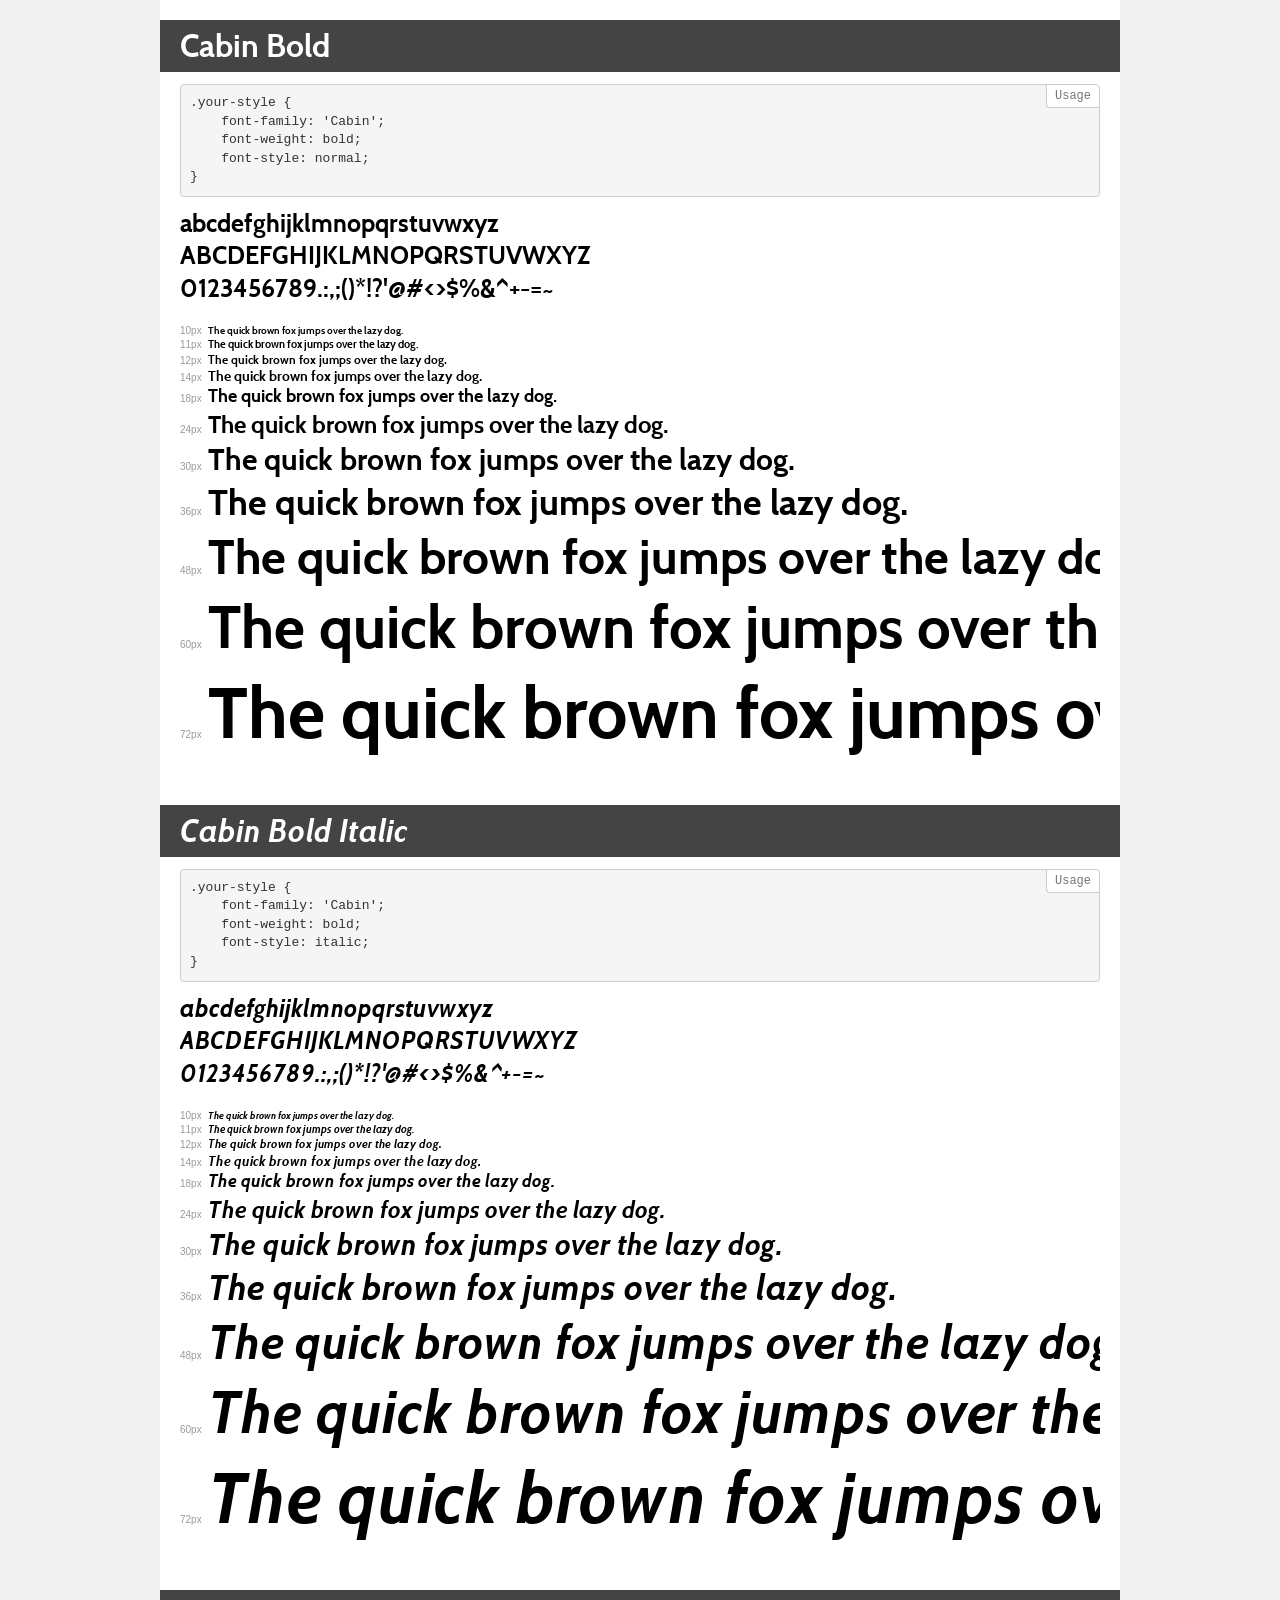
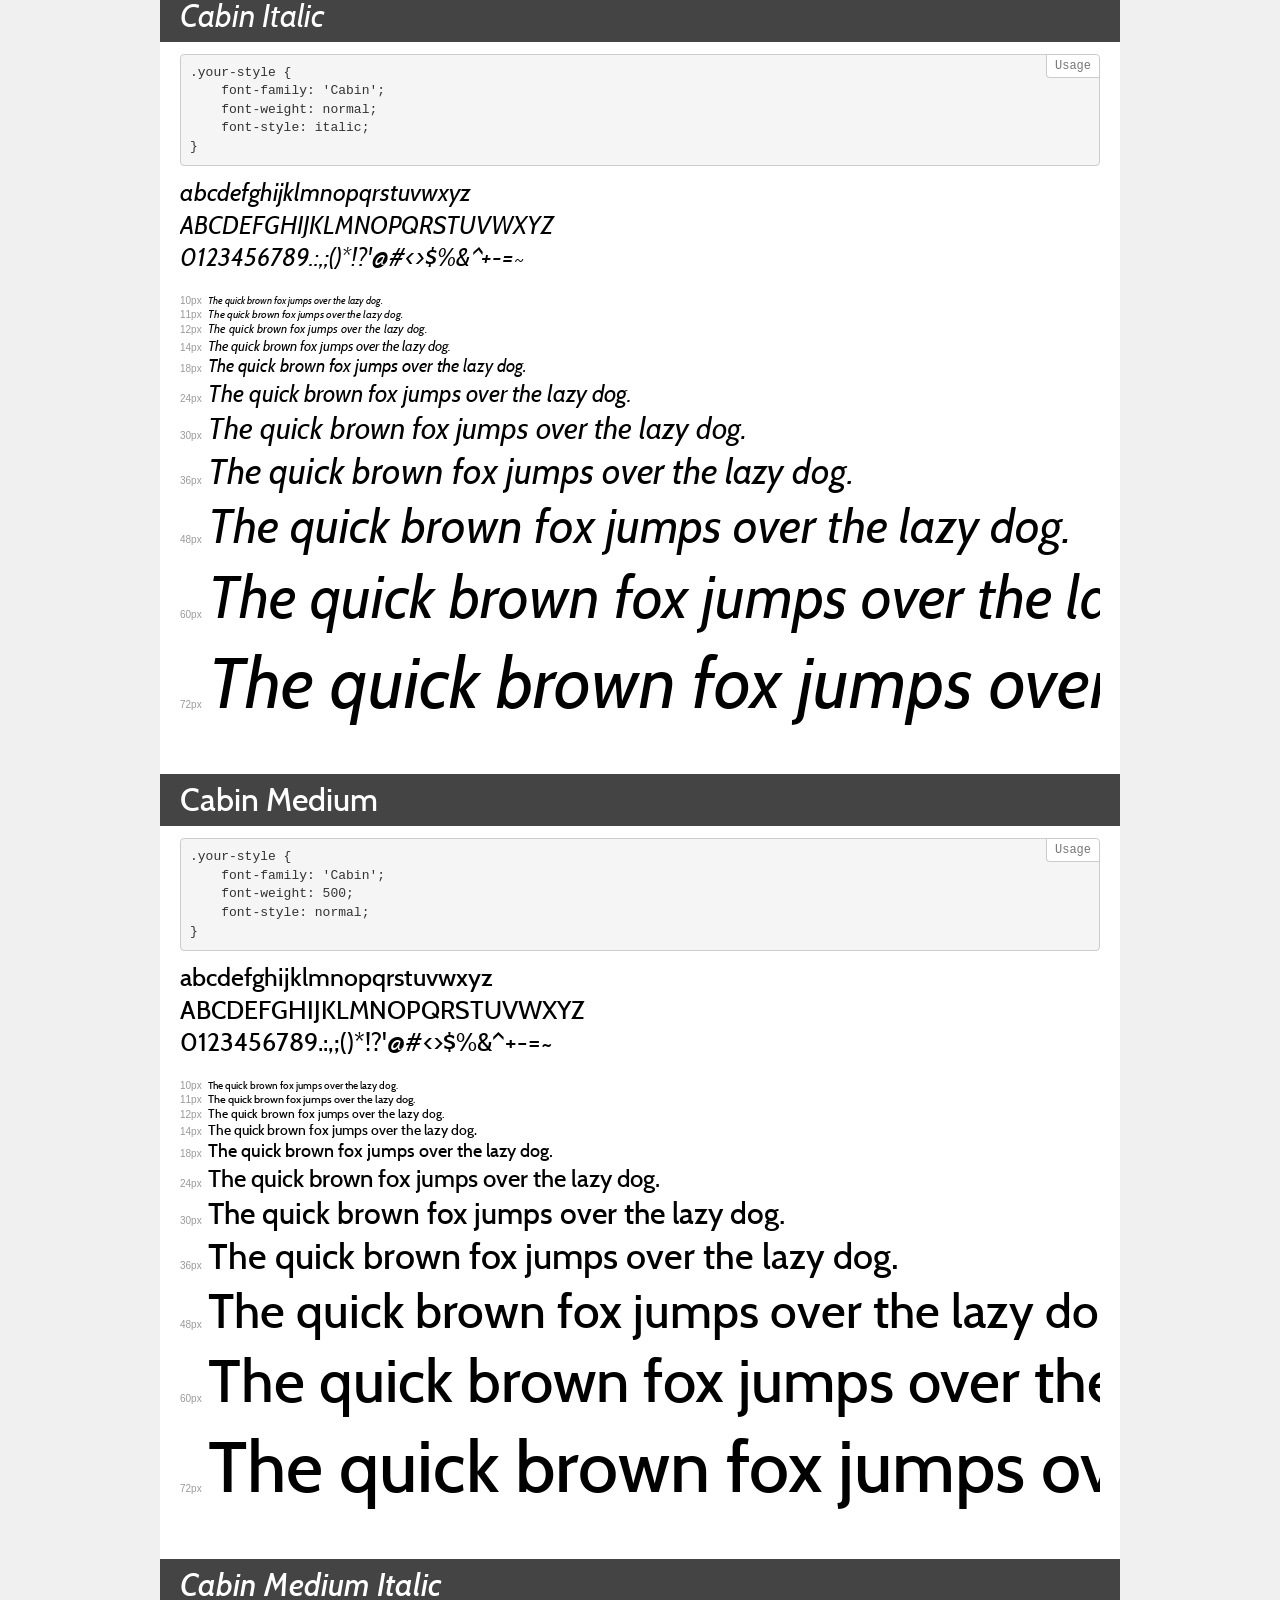
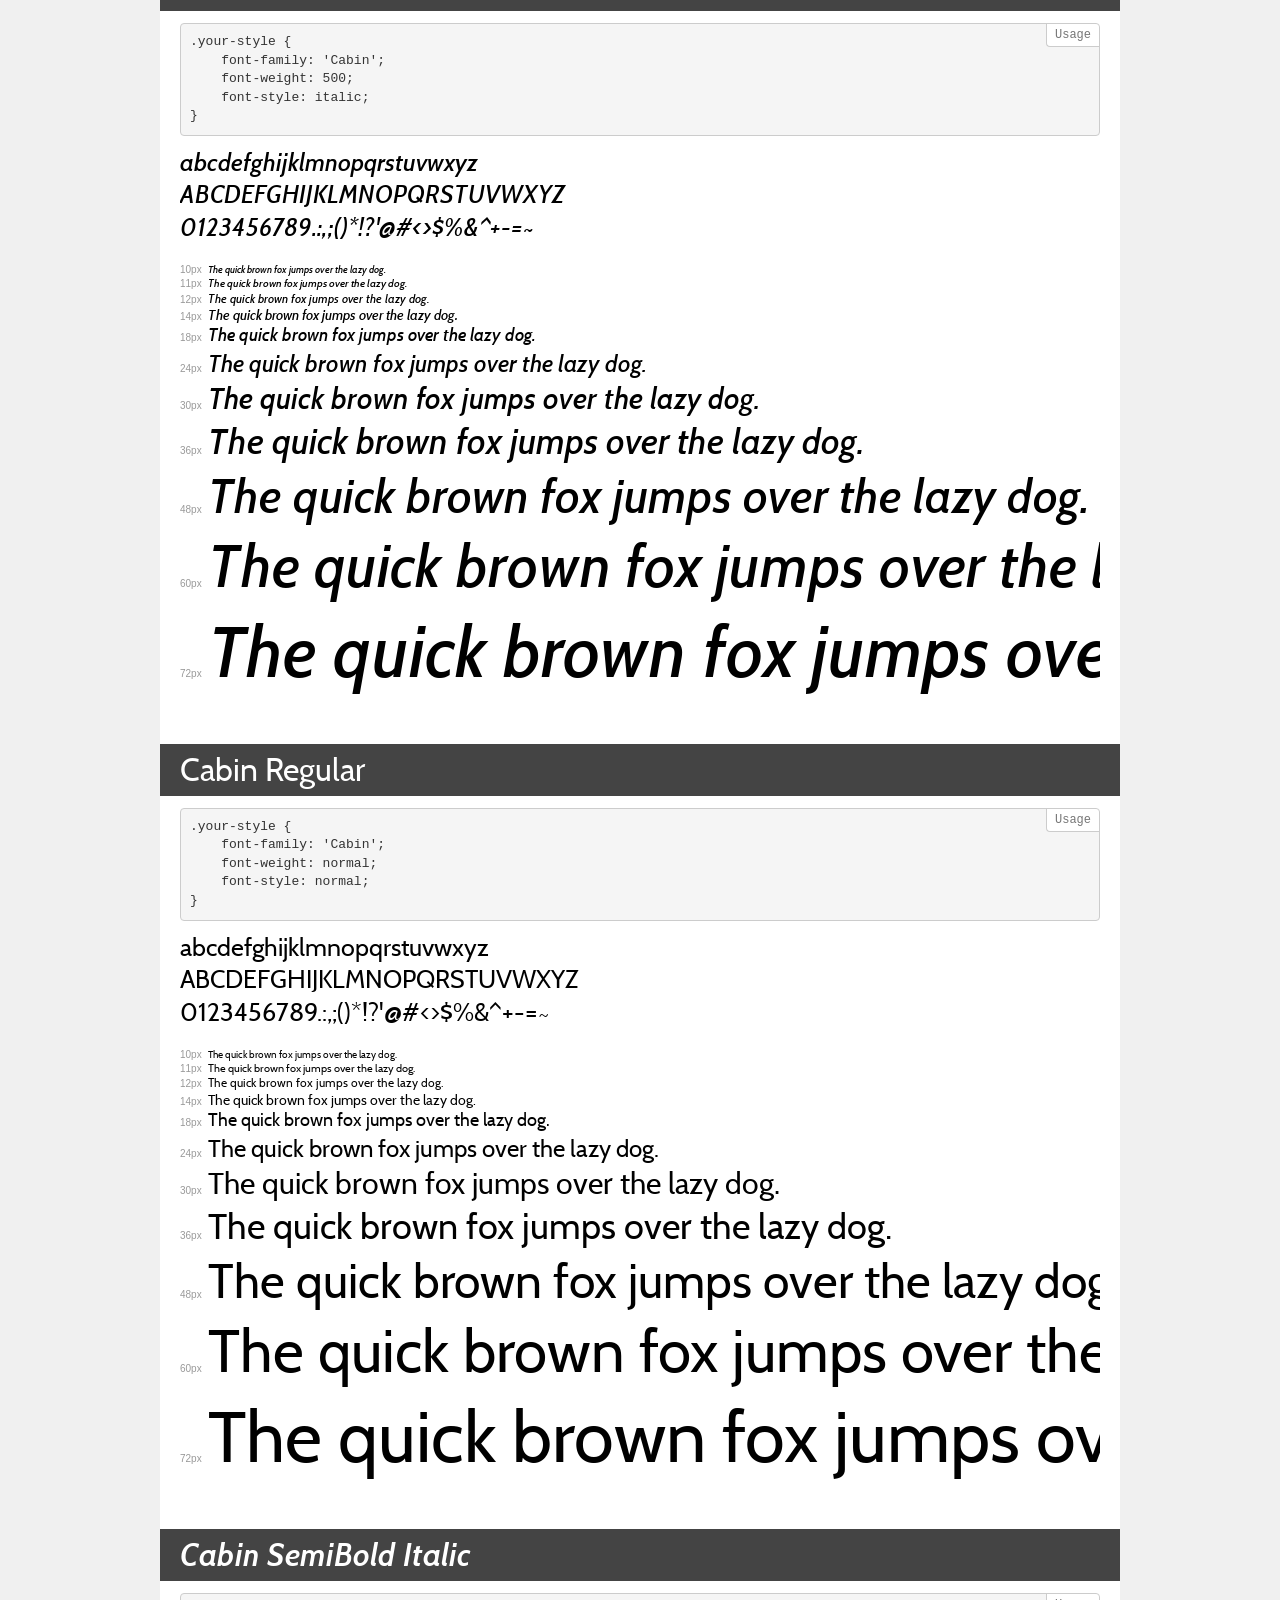
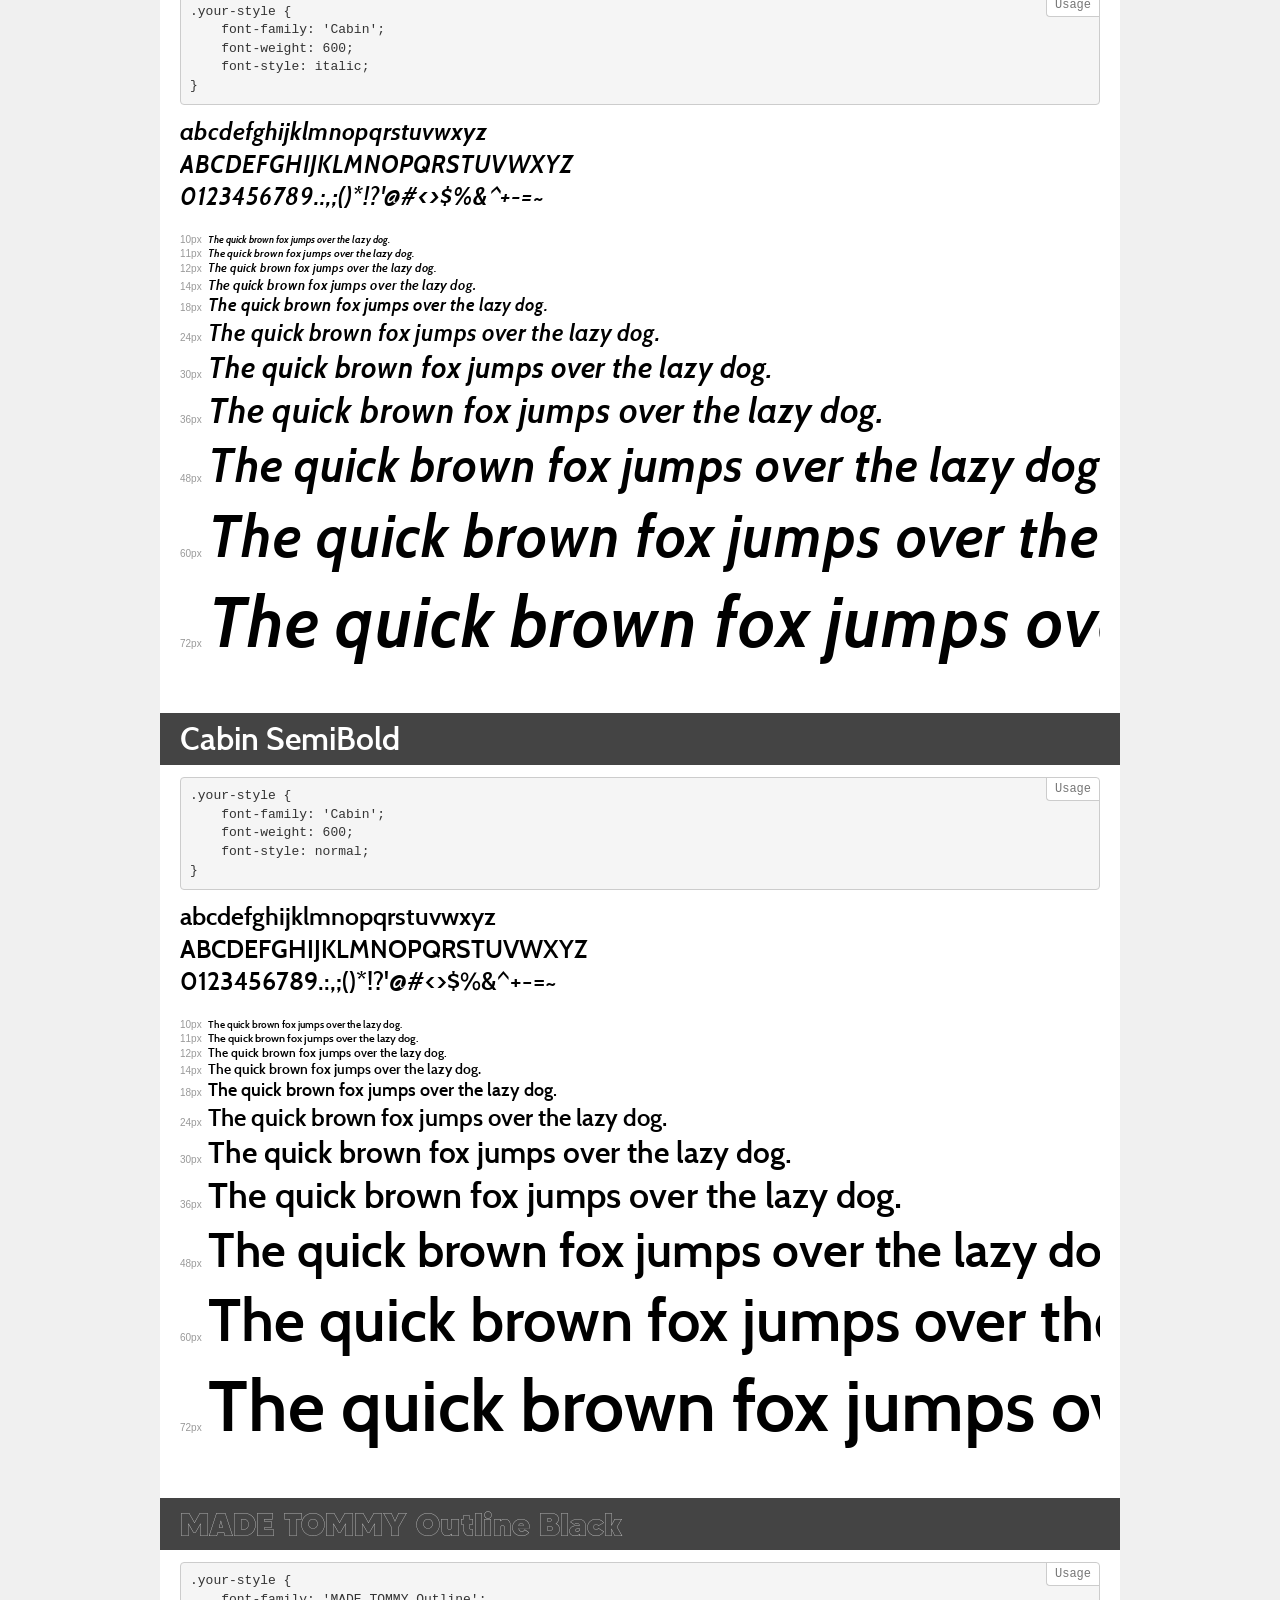
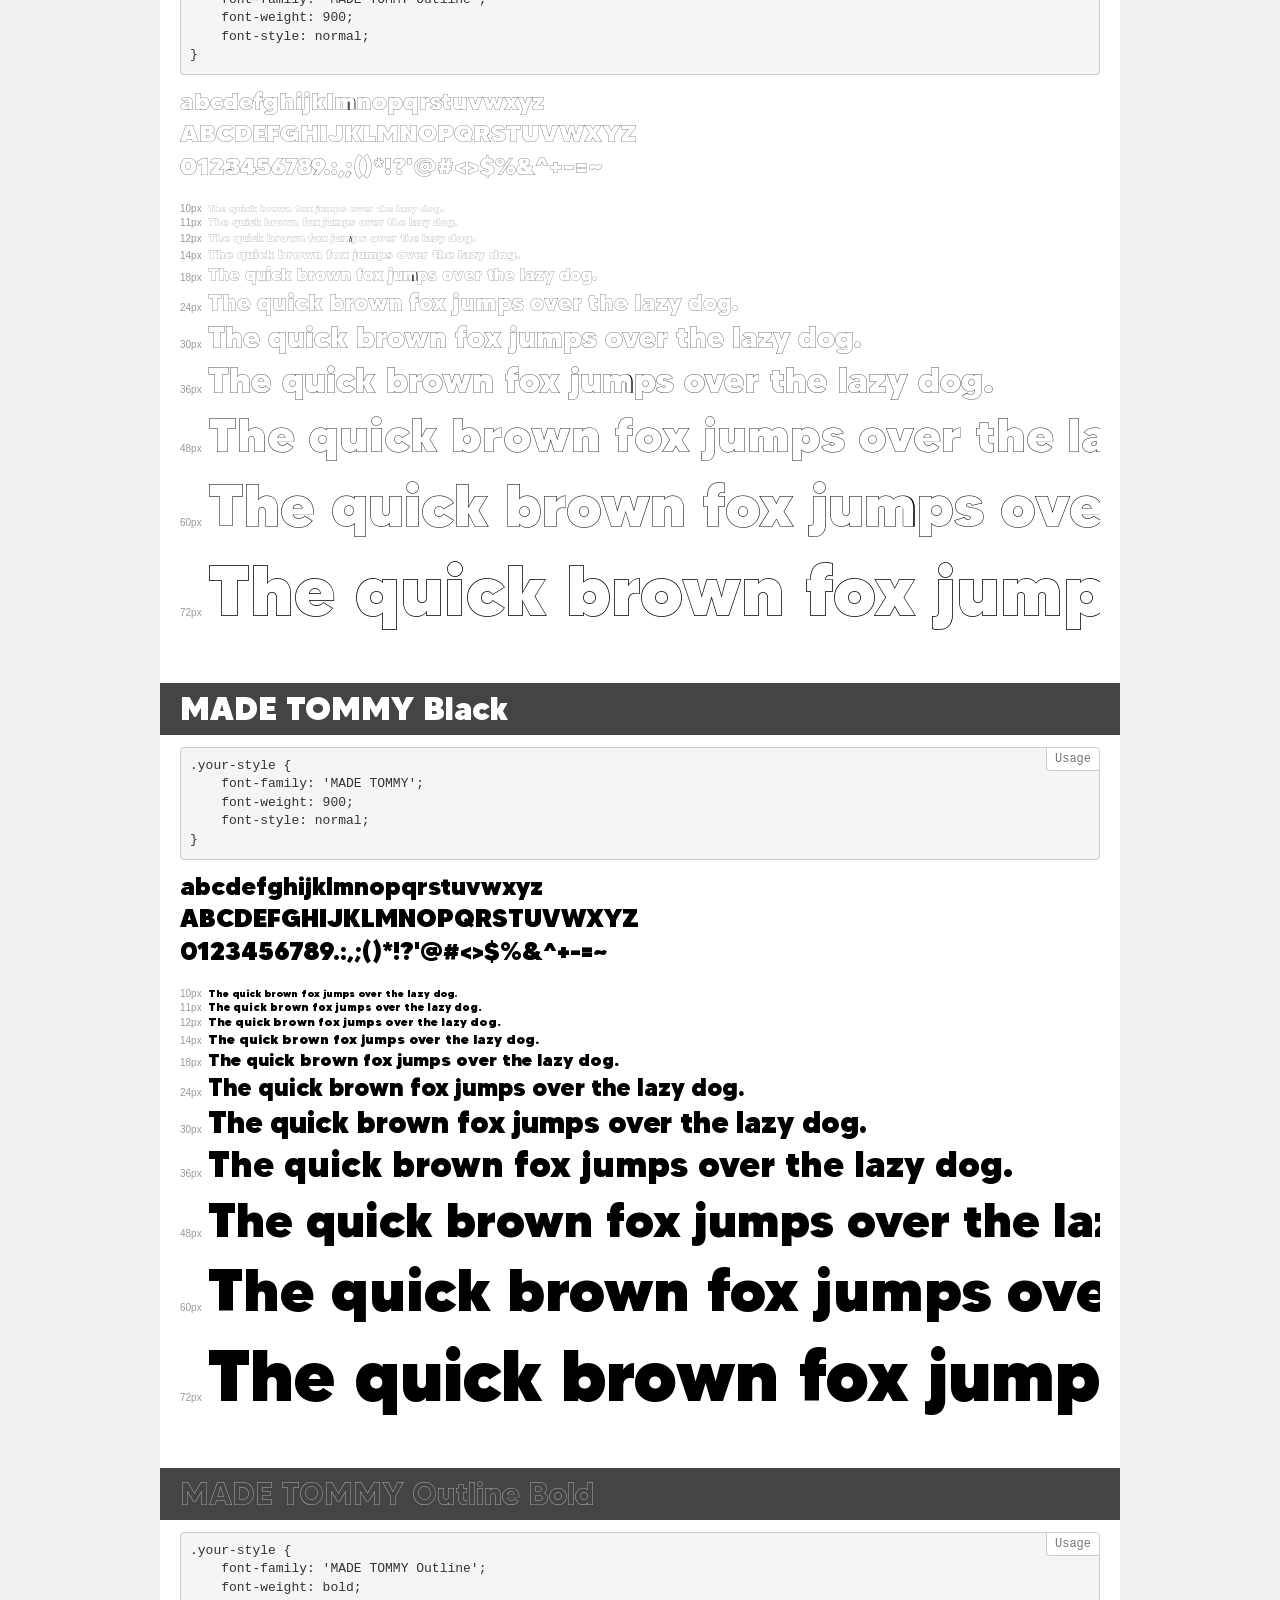
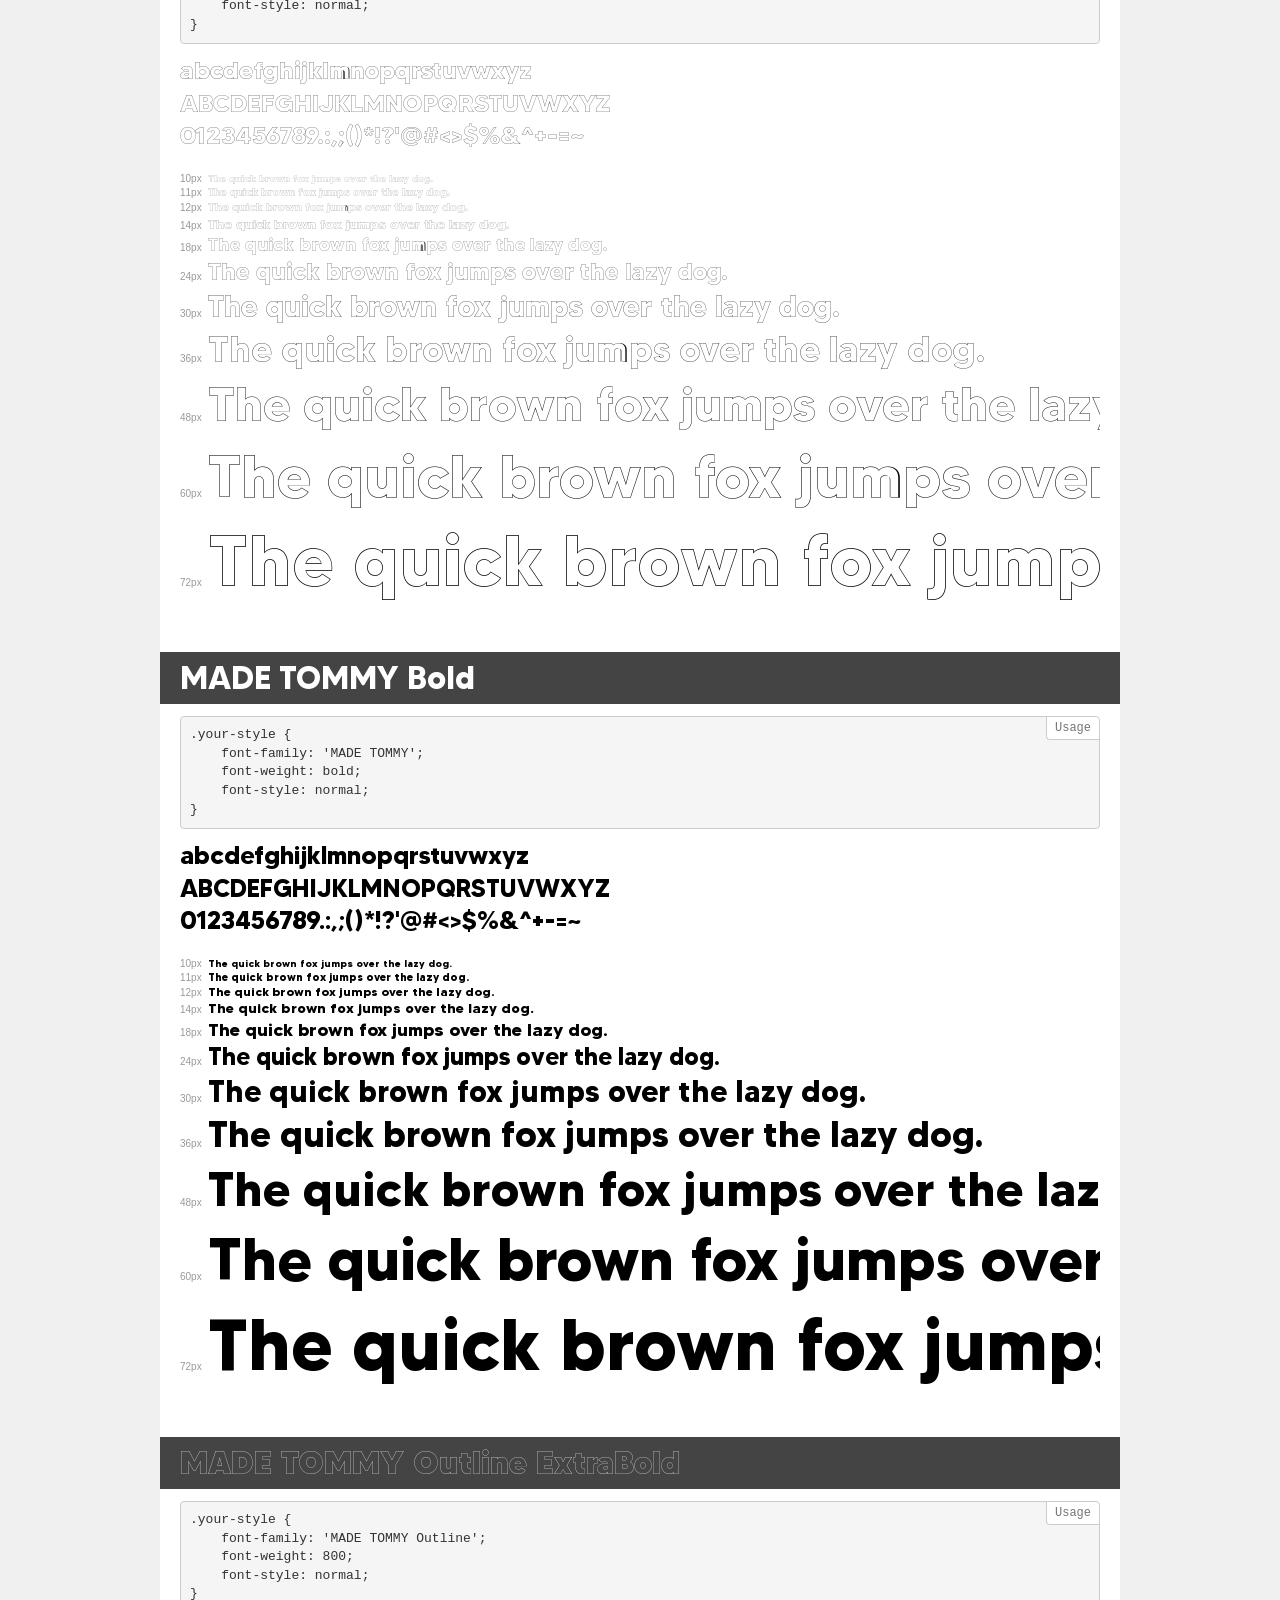
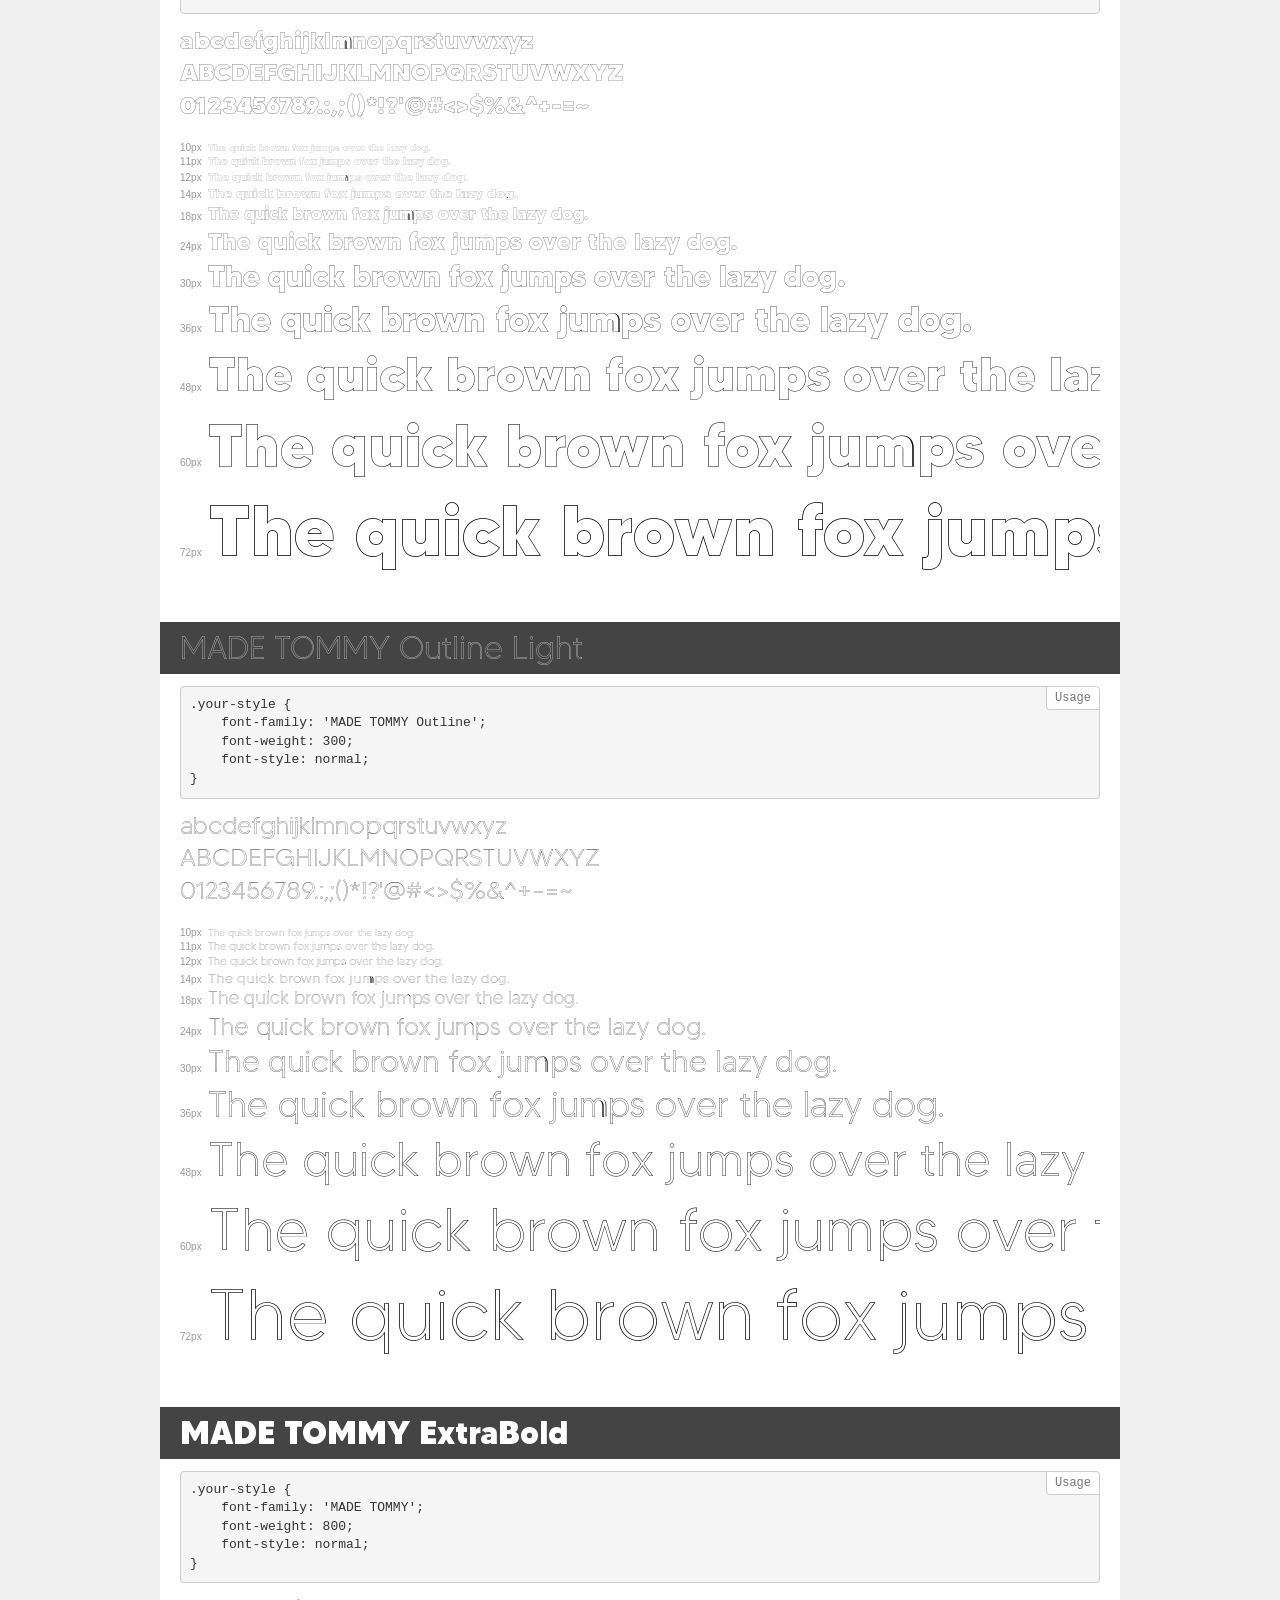
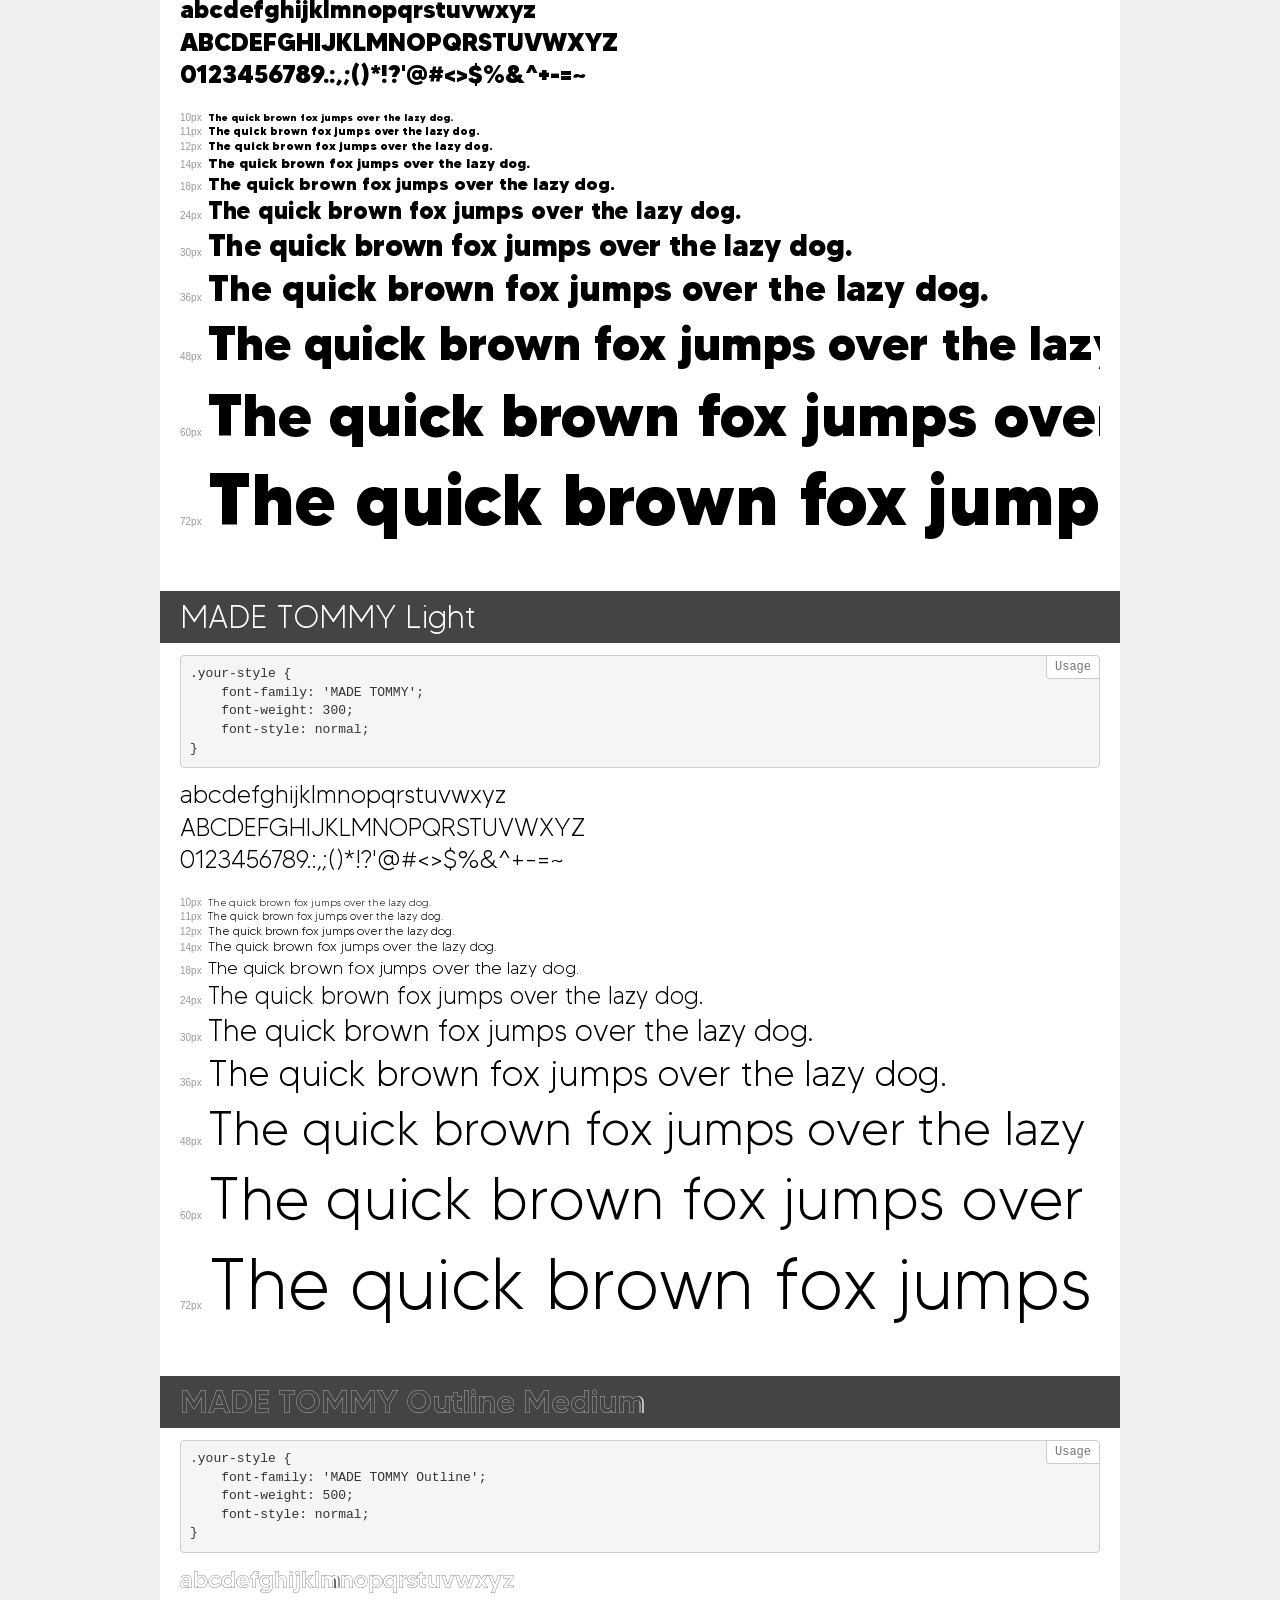
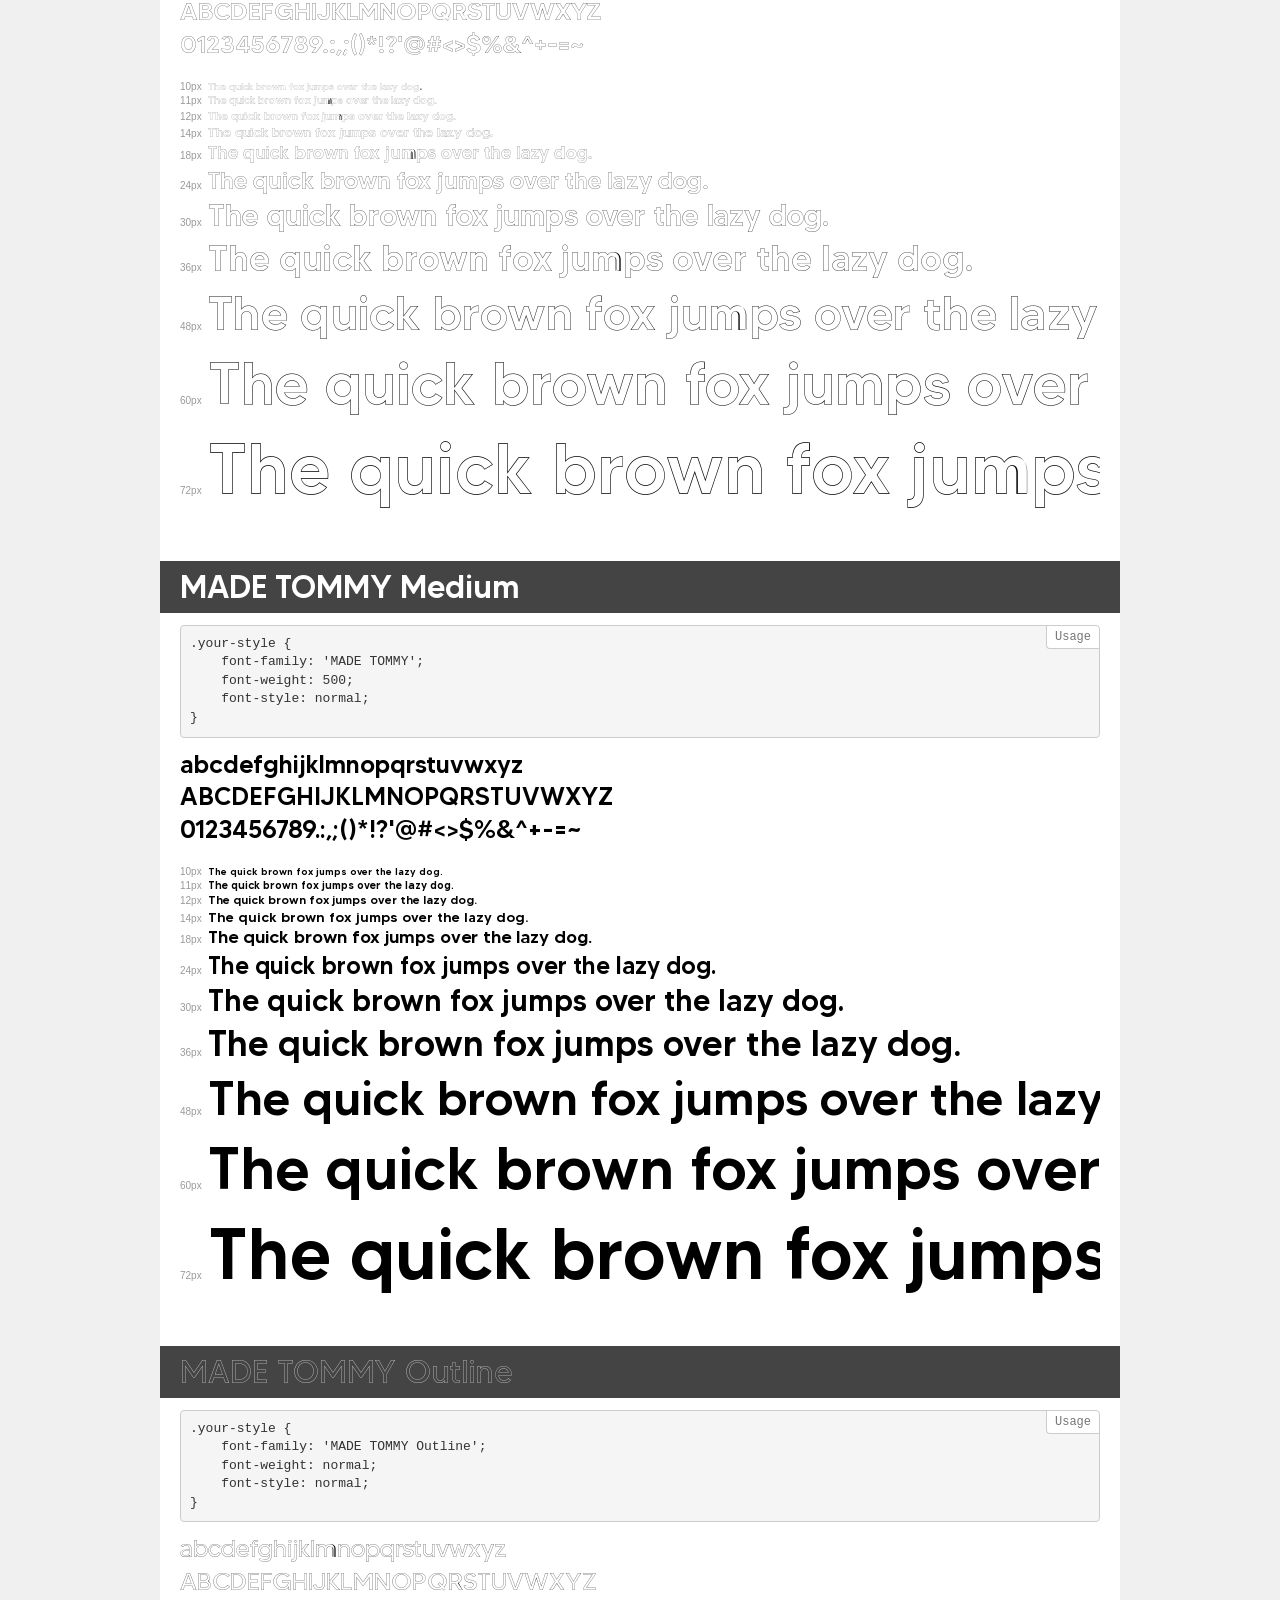
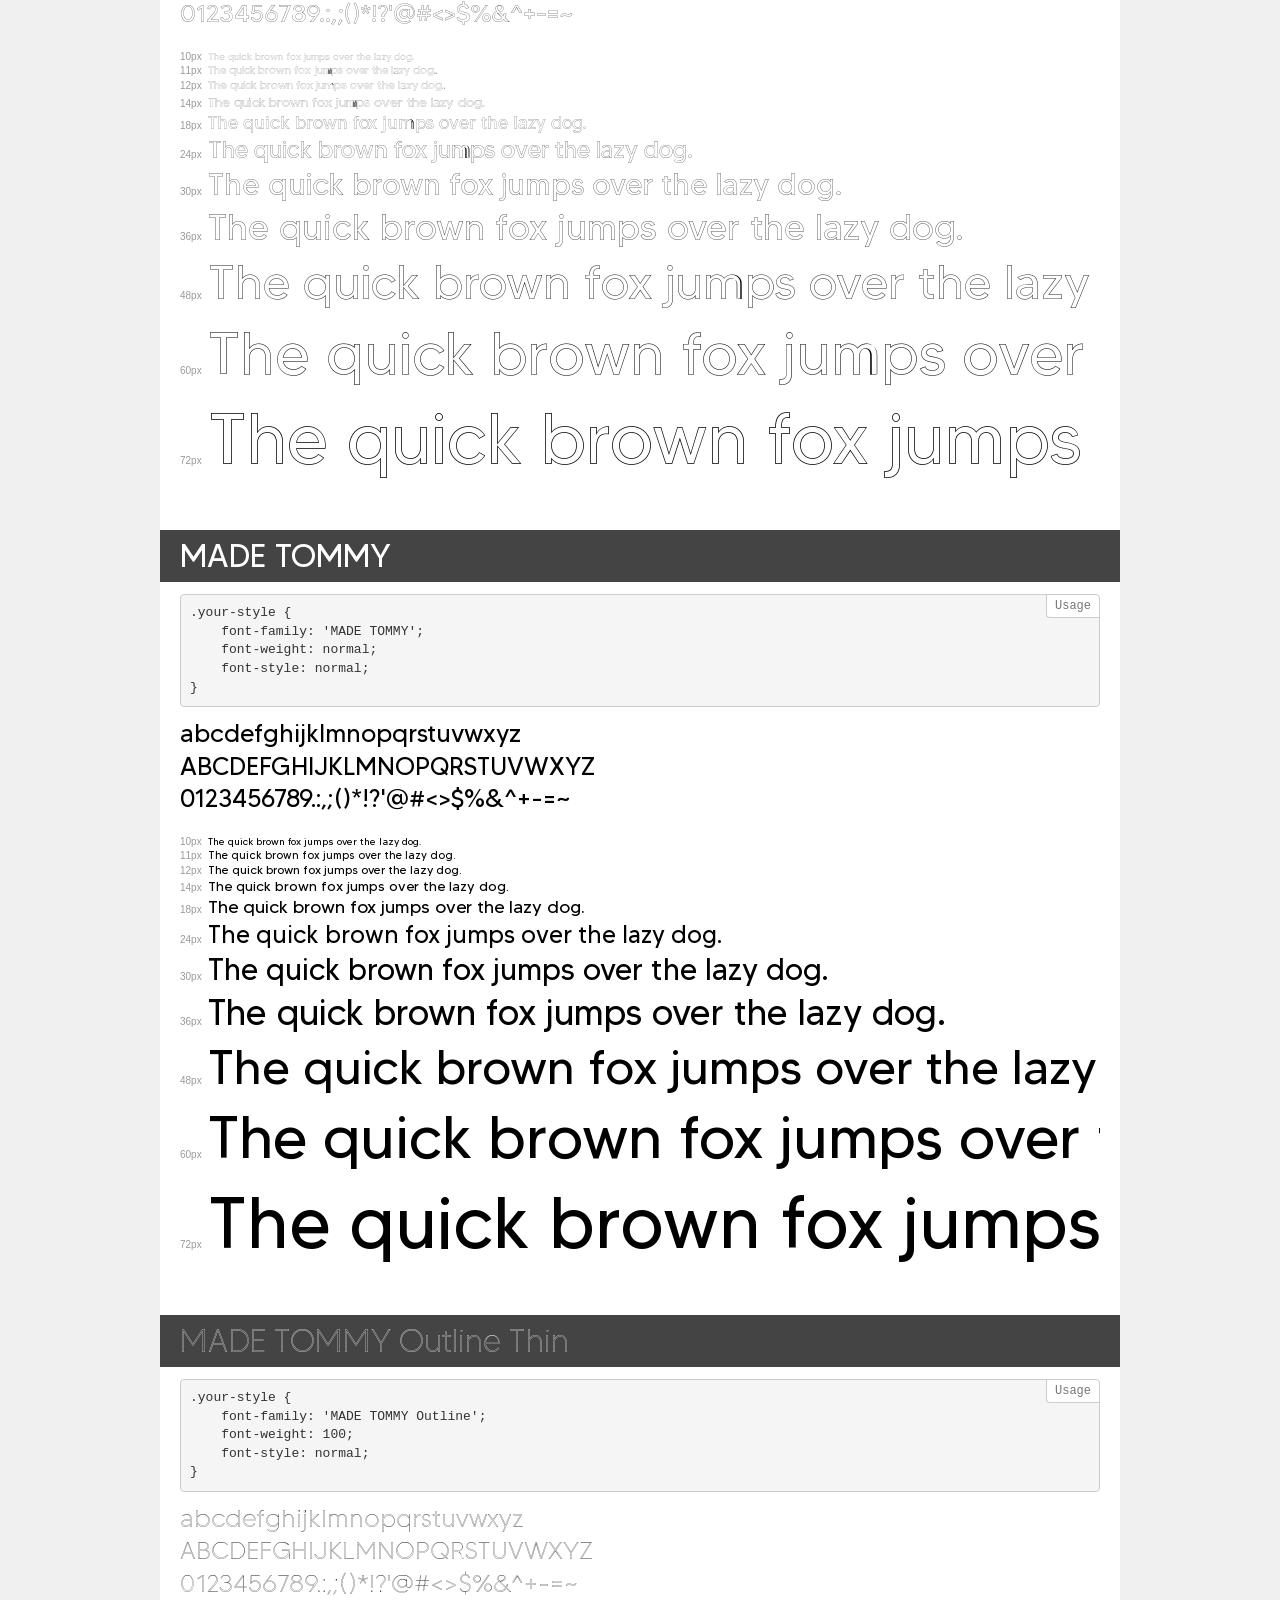
<file: font/demo.html>
<!DOCTYPE html>
<html lang="en">
<head>
    <meta charset="utf-8">
    <meta http-equiv="X-UA-Compatible" content="IE=edge">
    <meta name="viewport" content="width=device-width, initial-scale=1">
    <meta name="robots" content="noindex, noarchive">
    <meta name="format-detection" content="telephone=no">
    <title>Transfonter demo</title>
    <link href="stylesheet.css" rel="stylesheet">
    <style>
        /*
        http://meyerweb.com/eric/tools/css/reset/
        v2.0 | 20110126
        License: none (public domain)
        */
        html, body, div, span, applet, object, iframe,
        h1, h2, h3, h4, h5, h6, p, blockquote, pre,
        a, abbr, acronym, address, big, cite, code,
        del, dfn, em, img, ins, kbd, q, s, samp,
        small, strike, strong, sub, sup, tt, var,
        b, u, i, center,
        dl, dt, dd, ol, ul, li,
        fieldset, form, label, legend,
        table, caption, tbody, tfoot, thead, tr, th, td,
        article, aside, canvas, details, embed,
        figure, figcaption, footer, header, hgroup,
        menu, nav, output, ruby, section, summary,
        time, mark, audio, video {
            margin: 0;
            padding: 0;
            border: 0;
            font-size: 100%;
            font: inherit;
            vertical-align: baseline;
        }
        /* HTML5 display-role reset for older browsers */
        article, aside, details, figcaption, figure,
        footer, header, hgroup, menu, nav, section {
            display: block;
        }
        body {
            line-height: 1;
        }
        ol, ul {
            list-style: none;
        }
        blockquote, q {
            quotes: none;
        }
        blockquote:before, blockquote:after,
        q:before, q:after {
            content: '';
            content: none;
        }
        table {
            border-collapse: collapse;
            border-spacing: 0;
        }
        /* demo styles */
        body {
            background: #f0f0f0;
            color: #000;
        }
        .page {
            background: #fff;
            width: 920px;
            margin: 0 auto;
            padding: 20px 20px 0 20px;
            overflow: hidden;
        }
        .font-container {
            overflow-x: auto;
            overflow-y: hidden;
            margin-bottom: 40px;
            line-height: 1.3;
            white-space: nowrap;
            padding-bottom: 5px;
        }
        h1 {
            position: relative;
            background: #444;
            font-size: 32px;
            color: #fff;
            padding: 10px 20px;
            margin: 0 -20px 12px -20px;
        }
        .letters {
            font-size: 25px;
            margin-bottom: 20px;
        }
        .s10:before {
            content: '10px';
        }
        .s11:before {
            content: '11px';
        }
        .s12:before {
            content: '12px';
        }
        .s14:before {
            content: '14px';
        }
        .s18:before {
            content: '18px';
        }
        .s24:before {
            content: '24px';
        }
        .s30:before {
            content: '30px';
        }
        .s36:before {
            content: '36px';
        }
        .s48:before {
            content: '48px';
        }
        .s60:before {
            content: '60px';
        }
        .s72:before {
            content: '72px';
        }
        .s10:before, .s11:before, .s12:before, .s14:before,
        .s18:before, .s24:before, .s30:before, .s36:before,
        .s48:before, .s60:before, .s72:before {
            font-family: Arial, sans-serif;
            font-size: 10px;
            font-weight: normal;
            font-style: normal;
            color: #999;
            padding-right: 6px;
        }
        pre {
            display: block;
            position: relative;
            padding: 9px;
            margin: 0 0 10px;
            font-family: Monaco, Menlo, Consolas, "Courier New", monospace;
            font-size: 13px;
            line-height: 1.428571429;
            color: #333;
            font-weight: normal;
            font-style: normal;
            background-color: #f5f5f5;
            border: 1px solid #ccc;
            overflow-x: auto;
            border-radius: 4px;
        }
        pre:after {
            display: block;
            position: absolute;
            right: 0;
            top: 0;
            content: 'Usage';
            line-height: 1;
            padding: 5px 8px;
            font-size: 12px;
            color: #767676;
            background-color: #fff;
            border: 1px solid #ccc;
            border-right: none;
            border-top: none;
            border-radius: 0 4px 0 4px;
            z-index: 10;
        }
        /* responsive */
        @media (max-width: 959px) {
            .page {
                width: auto;
                margin: 0;
            }
        }
    </style>
</head>
<body>
<div class="page">
    <div class="demo">
        <h1 style="font-family: 'Cabin'; font-weight: bold; font-style: normal;">Cabin Bold</h1>
        <pre>.your-style {
    font-family: 'Cabin';
    font-weight: bold;
    font-style: normal;
}</pre>
        <div class="font-container" style="font-family: 'Cabin'; font-weight: bold; font-style: normal;">
            <p class="letters">
                abcdefghijklmnopqrstuvwxyz<br>
ABCDEFGHIJKLMNOPQRSTUVWXYZ<br>
                0123456789.:,;()*!?'@#<>$%&^+-=~
            </p>
            <p class="s10" style="font-size: 10px;">The quick brown fox jumps over the lazy dog.</p>
            <p class="s11" style="font-size: 11px;">The quick brown fox jumps over the lazy dog.</p>
            <p class="s12" style="font-size: 12px;">The quick brown fox jumps over the lazy dog.</p>
            <p class="s14" style="font-size: 14px;">The quick brown fox jumps over the lazy dog.</p>
            <p class="s18" style="font-size: 18px;">The quick brown fox jumps over the lazy dog.</p>
            <p class="s24" style="font-size: 24px;">The quick brown fox jumps over the lazy dog.</p>
            <p class="s30" style="font-size: 30px;">The quick brown fox jumps over the lazy dog.</p>
            <p class="s36" style="font-size: 36px;">The quick brown fox jumps over the lazy dog.</p>
            <p class="s48" style="font-size: 48px;">The quick brown fox jumps over the lazy dog.</p>
            <p class="s60" style="font-size: 60px;">The quick brown fox jumps over the lazy dog.</p>
            <p class="s72" style="font-size: 72px;">The quick brown fox jumps over the lazy dog.</p>
        </div>
    </div>
    <div class="demo">
        <h1 style="font-family: 'Cabin'; font-weight: bold; font-style: italic;">Cabin Bold Italic</h1>
        <pre>.your-style {
    font-family: 'Cabin';
    font-weight: bold;
    font-style: italic;
}</pre>
        <div class="font-container" style="font-family: 'Cabin'; font-weight: bold; font-style: italic;">
            <p class="letters">
                abcdefghijklmnopqrstuvwxyz<br>
ABCDEFGHIJKLMNOPQRSTUVWXYZ<br>
                0123456789.:,;()*!?'@#<>$%&^+-=~
            </p>
            <p class="s10" style="font-size: 10px;">The quick brown fox jumps over the lazy dog.</p>
            <p class="s11" style="font-size: 11px;">The quick brown fox jumps over the lazy dog.</p>
            <p class="s12" style="font-size: 12px;">The quick brown fox jumps over the lazy dog.</p>
            <p class="s14" style="font-size: 14px;">The quick brown fox jumps over the lazy dog.</p>
            <p class="s18" style="font-size: 18px;">The quick brown fox jumps over the lazy dog.</p>
            <p class="s24" style="font-size: 24px;">The quick brown fox jumps over the lazy dog.</p>
            <p class="s30" style="font-size: 30px;">The quick brown fox jumps over the lazy dog.</p>
            <p class="s36" style="font-size: 36px;">The quick brown fox jumps over the lazy dog.</p>
            <p class="s48" style="font-size: 48px;">The quick brown fox jumps over the lazy dog.</p>
            <p class="s60" style="font-size: 60px;">The quick brown fox jumps over the lazy dog.</p>
            <p class="s72" style="font-size: 72px;">The quick brown fox jumps over the lazy dog.</p>
        </div>
    </div>
    <div class="demo">
        <h1 style="font-family: 'Cabin'; font-weight: normal; font-style: italic;">Cabin Italic</h1>
        <pre>.your-style {
    font-family: 'Cabin';
    font-weight: normal;
    font-style: italic;
}</pre>
        <div class="font-container" style="font-family: 'Cabin'; font-weight: normal; font-style: italic;">
            <p class="letters">
                abcdefghijklmnopqrstuvwxyz<br>
ABCDEFGHIJKLMNOPQRSTUVWXYZ<br>
                0123456789.:,;()*!?'@#<>$%&^+-=~
            </p>
            <p class="s10" style="font-size: 10px;">The quick brown fox jumps over the lazy dog.</p>
            <p class="s11" style="font-size: 11px;">The quick brown fox jumps over the lazy dog.</p>
            <p class="s12" style="font-size: 12px;">The quick brown fox jumps over the lazy dog.</p>
            <p class="s14" style="font-size: 14px;">The quick brown fox jumps over the lazy dog.</p>
            <p class="s18" style="font-size: 18px;">The quick brown fox jumps over the lazy dog.</p>
            <p class="s24" style="font-size: 24px;">The quick brown fox jumps over the lazy dog.</p>
            <p class="s30" style="font-size: 30px;">The quick brown fox jumps over the lazy dog.</p>
            <p class="s36" style="font-size: 36px;">The quick brown fox jumps over the lazy dog.</p>
            <p class="s48" style="font-size: 48px;">The quick brown fox jumps over the lazy dog.</p>
            <p class="s60" style="font-size: 60px;">The quick brown fox jumps over the lazy dog.</p>
            <p class="s72" style="font-size: 72px;">The quick brown fox jumps over the lazy dog.</p>
        </div>
    </div>
    <div class="demo">
        <h1 style="font-family: 'Cabin'; font-weight: 500; font-style: normal;">Cabin Medium</h1>
        <pre>.your-style {
    font-family: 'Cabin';
    font-weight: 500;
    font-style: normal;
}</pre>
        <div class="font-container" style="font-family: 'Cabin'; font-weight: 500; font-style: normal;">
            <p class="letters">
                abcdefghijklmnopqrstuvwxyz<br>
ABCDEFGHIJKLMNOPQRSTUVWXYZ<br>
                0123456789.:,;()*!?'@#<>$%&^+-=~
            </p>
            <p class="s10" style="font-size: 10px;">The quick brown fox jumps over the lazy dog.</p>
            <p class="s11" style="font-size: 11px;">The quick brown fox jumps over the lazy dog.</p>
            <p class="s12" style="font-size: 12px;">The quick brown fox jumps over the lazy dog.</p>
            <p class="s14" style="font-size: 14px;">The quick brown fox jumps over the lazy dog.</p>
            <p class="s18" style="font-size: 18px;">The quick brown fox jumps over the lazy dog.</p>
            <p class="s24" style="font-size: 24px;">The quick brown fox jumps over the lazy dog.</p>
            <p class="s30" style="font-size: 30px;">The quick brown fox jumps over the lazy dog.</p>
            <p class="s36" style="font-size: 36px;">The quick brown fox jumps over the lazy dog.</p>
            <p class="s48" style="font-size: 48px;">The quick brown fox jumps over the lazy dog.</p>
            <p class="s60" style="font-size: 60px;">The quick brown fox jumps over the lazy dog.</p>
            <p class="s72" style="font-size: 72px;">The quick brown fox jumps over the lazy dog.</p>
        </div>
    </div>
    <div class="demo">
        <h1 style="font-family: 'Cabin'; font-weight: 500; font-style: italic;">Cabin Medium Italic</h1>
        <pre>.your-style {
    font-family: 'Cabin';
    font-weight: 500;
    font-style: italic;
}</pre>
        <div class="font-container" style="font-family: 'Cabin'; font-weight: 500; font-style: italic;">
            <p class="letters">
                abcdefghijklmnopqrstuvwxyz<br>
ABCDEFGHIJKLMNOPQRSTUVWXYZ<br>
                0123456789.:,;()*!?'@#<>$%&^+-=~
            </p>
            <p class="s10" style="font-size: 10px;">The quick brown fox jumps over the lazy dog.</p>
            <p class="s11" style="font-size: 11px;">The quick brown fox jumps over the lazy dog.</p>
            <p class="s12" style="font-size: 12px;">The quick brown fox jumps over the lazy dog.</p>
            <p class="s14" style="font-size: 14px;">The quick brown fox jumps over the lazy dog.</p>
            <p class="s18" style="font-size: 18px;">The quick brown fox jumps over the lazy dog.</p>
            <p class="s24" style="font-size: 24px;">The quick brown fox jumps over the lazy dog.</p>
            <p class="s30" style="font-size: 30px;">The quick brown fox jumps over the lazy dog.</p>
            <p class="s36" style="font-size: 36px;">The quick brown fox jumps over the lazy dog.</p>
            <p class="s48" style="font-size: 48px;">The quick brown fox jumps over the lazy dog.</p>
            <p class="s60" style="font-size: 60px;">The quick brown fox jumps over the lazy dog.</p>
            <p class="s72" style="font-size: 72px;">The quick brown fox jumps over the lazy dog.</p>
        </div>
    </div>
    <div class="demo">
        <h1 style="font-family: 'Cabin'; font-weight: normal; font-style: normal;">Cabin Regular</h1>
        <pre>.your-style {
    font-family: 'Cabin';
    font-weight: normal;
    font-style: normal;
}</pre>
        <div class="font-container" style="font-family: 'Cabin'; font-weight: normal; font-style: normal;">
            <p class="letters">
                abcdefghijklmnopqrstuvwxyz<br>
ABCDEFGHIJKLMNOPQRSTUVWXYZ<br>
                0123456789.:,;()*!?'@#<>$%&^+-=~
            </p>
            <p class="s10" style="font-size: 10px;">The quick brown fox jumps over the lazy dog.</p>
            <p class="s11" style="font-size: 11px;">The quick brown fox jumps over the lazy dog.</p>
            <p class="s12" style="font-size: 12px;">The quick brown fox jumps over the lazy dog.</p>
            <p class="s14" style="font-size: 14px;">The quick brown fox jumps over the lazy dog.</p>
            <p class="s18" style="font-size: 18px;">The quick brown fox jumps over the lazy dog.</p>
            <p class="s24" style="font-size: 24px;">The quick brown fox jumps over the lazy dog.</p>
            <p class="s30" style="font-size: 30px;">The quick brown fox jumps over the lazy dog.</p>
            <p class="s36" style="font-size: 36px;">The quick brown fox jumps over the lazy dog.</p>
            <p class="s48" style="font-size: 48px;">The quick brown fox jumps over the lazy dog.</p>
            <p class="s60" style="font-size: 60px;">The quick brown fox jumps over the lazy dog.</p>
            <p class="s72" style="font-size: 72px;">The quick brown fox jumps over the lazy dog.</p>
        </div>
    </div>
    <div class="demo">
        <h1 style="font-family: 'Cabin'; font-weight: 600; font-style: italic;">Cabin SemiBold Italic</h1>
        <pre>.your-style {
    font-family: 'Cabin';
    font-weight: 600;
    font-style: italic;
}</pre>
        <div class="font-container" style="font-family: 'Cabin'; font-weight: 600; font-style: italic;">
            <p class="letters">
                abcdefghijklmnopqrstuvwxyz<br>
ABCDEFGHIJKLMNOPQRSTUVWXYZ<br>
                0123456789.:,;()*!?'@#<>$%&^+-=~
            </p>
            <p class="s10" style="font-size: 10px;">The quick brown fox jumps over the lazy dog.</p>
            <p class="s11" style="font-size: 11px;">The quick brown fox jumps over the lazy dog.</p>
            <p class="s12" style="font-size: 12px;">The quick brown fox jumps over the lazy dog.</p>
            <p class="s14" style="font-size: 14px;">The quick brown fox jumps over the lazy dog.</p>
            <p class="s18" style="font-size: 18px;">The quick brown fox jumps over the lazy dog.</p>
            <p class="s24" style="font-size: 24px;">The quick brown fox jumps over the lazy dog.</p>
            <p class="s30" style="font-size: 30px;">The quick brown fox jumps over the lazy dog.</p>
            <p class="s36" style="font-size: 36px;">The quick brown fox jumps over the lazy dog.</p>
            <p class="s48" style="font-size: 48px;">The quick brown fox jumps over the lazy dog.</p>
            <p class="s60" style="font-size: 60px;">The quick brown fox jumps over the lazy dog.</p>
            <p class="s72" style="font-size: 72px;">The quick brown fox jumps over the lazy dog.</p>
        </div>
    </div>
    <div class="demo">
        <h1 style="font-family: 'Cabin'; font-weight: 600; font-style: normal;">Cabin SemiBold</h1>
        <pre>.your-style {
    font-family: 'Cabin';
    font-weight: 600;
    font-style: normal;
}</pre>
        <div class="font-container" style="font-family: 'Cabin'; font-weight: 600; font-style: normal;">
            <p class="letters">
                abcdefghijklmnopqrstuvwxyz<br>
ABCDEFGHIJKLMNOPQRSTUVWXYZ<br>
                0123456789.:,;()*!?'@#<>$%&^+-=~
            </p>
            <p class="s10" style="font-size: 10px;">The quick brown fox jumps over the lazy dog.</p>
            <p class="s11" style="font-size: 11px;">The quick brown fox jumps over the lazy dog.</p>
            <p class="s12" style="font-size: 12px;">The quick brown fox jumps over the lazy dog.</p>
            <p class="s14" style="font-size: 14px;">The quick brown fox jumps over the lazy dog.</p>
            <p class="s18" style="font-size: 18px;">The quick brown fox jumps over the lazy dog.</p>
            <p class="s24" style="font-size: 24px;">The quick brown fox jumps over the lazy dog.</p>
            <p class="s30" style="font-size: 30px;">The quick brown fox jumps over the lazy dog.</p>
            <p class="s36" style="font-size: 36px;">The quick brown fox jumps over the lazy dog.</p>
            <p class="s48" style="font-size: 48px;">The quick brown fox jumps over the lazy dog.</p>
            <p class="s60" style="font-size: 60px;">The quick brown fox jumps over the lazy dog.</p>
            <p class="s72" style="font-size: 72px;">The quick brown fox jumps over the lazy dog.</p>
        </div>
    </div>
    <div class="demo">
        <h1 style="font-family: 'MADE TOMMY Outline'; font-weight: 900; font-style: normal;">MADE TOMMY Outline Black</h1>
        <pre>.your-style {
    font-family: 'MADE TOMMY Outline';
    font-weight: 900;
    font-style: normal;
}</pre>
        <div class="font-container" style="font-family: 'MADE TOMMY Outline'; font-weight: 900; font-style: normal;">
            <p class="letters">
                abcdefghijklmnopqrstuvwxyz<br>
ABCDEFGHIJKLMNOPQRSTUVWXYZ<br>
                0123456789.:,;()*!?'@#<>$%&^+-=~
            </p>
            <p class="s10" style="font-size: 10px;">The quick brown fox jumps over the lazy dog.</p>
            <p class="s11" style="font-size: 11px;">The quick brown fox jumps over the lazy dog.</p>
            <p class="s12" style="font-size: 12px;">The quick brown fox jumps over the lazy dog.</p>
            <p class="s14" style="font-size: 14px;">The quick brown fox jumps over the lazy dog.</p>
            <p class="s18" style="font-size: 18px;">The quick brown fox jumps over the lazy dog.</p>
            <p class="s24" style="font-size: 24px;">The quick brown fox jumps over the lazy dog.</p>
            <p class="s30" style="font-size: 30px;">The quick brown fox jumps over the lazy dog.</p>
            <p class="s36" style="font-size: 36px;">The quick brown fox jumps over the lazy dog.</p>
            <p class="s48" style="font-size: 48px;">The quick brown fox jumps over the lazy dog.</p>
            <p class="s60" style="font-size: 60px;">The quick brown fox jumps over the lazy dog.</p>
            <p class="s72" style="font-size: 72px;">The quick brown fox jumps over the lazy dog.</p>
        </div>
    </div>
    <div class="demo">
        <h1 style="font-family: 'MADE TOMMY'; font-weight: 900; font-style: normal;">MADE TOMMY Black</h1>
        <pre>.your-style {
    font-family: 'MADE TOMMY';
    font-weight: 900;
    font-style: normal;
}</pre>
        <div class="font-container" style="font-family: 'MADE TOMMY'; font-weight: 900; font-style: normal;">
            <p class="letters">
                abcdefghijklmnopqrstuvwxyz<br>
ABCDEFGHIJKLMNOPQRSTUVWXYZ<br>
                0123456789.:,;()*!?'@#<>$%&^+-=~
            </p>
            <p class="s10" style="font-size: 10px;">The quick brown fox jumps over the lazy dog.</p>
            <p class="s11" style="font-size: 11px;">The quick brown fox jumps over the lazy dog.</p>
            <p class="s12" style="font-size: 12px;">The quick brown fox jumps over the lazy dog.</p>
            <p class="s14" style="font-size: 14px;">The quick brown fox jumps over the lazy dog.</p>
            <p class="s18" style="font-size: 18px;">The quick brown fox jumps over the lazy dog.</p>
            <p class="s24" style="font-size: 24px;">The quick brown fox jumps over the lazy dog.</p>
            <p class="s30" style="font-size: 30px;">The quick brown fox jumps over the lazy dog.</p>
            <p class="s36" style="font-size: 36px;">The quick brown fox jumps over the lazy dog.</p>
            <p class="s48" style="font-size: 48px;">The quick brown fox jumps over the lazy dog.</p>
            <p class="s60" style="font-size: 60px;">The quick brown fox jumps over the lazy dog.</p>
            <p class="s72" style="font-size: 72px;">The quick brown fox jumps over the lazy dog.</p>
        </div>
    </div>
    <div class="demo">
        <h1 style="font-family: 'MADE TOMMY Outline'; font-weight: bold; font-style: normal;">MADE TOMMY Outline Bold</h1>
        <pre>.your-style {
    font-family: 'MADE TOMMY Outline';
    font-weight: bold;
    font-style: normal;
}</pre>
        <div class="font-container" style="font-family: 'MADE TOMMY Outline'; font-weight: bold; font-style: normal;">
            <p class="letters">
                abcdefghijklmnopqrstuvwxyz<br>
ABCDEFGHIJKLMNOPQRSTUVWXYZ<br>
                0123456789.:,;()*!?'@#<>$%&^+-=~
            </p>
            <p class="s10" style="font-size: 10px;">The quick brown fox jumps over the lazy dog.</p>
            <p class="s11" style="font-size: 11px;">The quick brown fox jumps over the lazy dog.</p>
            <p class="s12" style="font-size: 12px;">The quick brown fox jumps over the lazy dog.</p>
            <p class="s14" style="font-size: 14px;">The quick brown fox jumps over the lazy dog.</p>
            <p class="s18" style="font-size: 18px;">The quick brown fox jumps over the lazy dog.</p>
            <p class="s24" style="font-size: 24px;">The quick brown fox jumps over the lazy dog.</p>
            <p class="s30" style="font-size: 30px;">The quick brown fox jumps over the lazy dog.</p>
            <p class="s36" style="font-size: 36px;">The quick brown fox jumps over the lazy dog.</p>
            <p class="s48" style="font-size: 48px;">The quick brown fox jumps over the lazy dog.</p>
            <p class="s60" style="font-size: 60px;">The quick brown fox jumps over the lazy dog.</p>
            <p class="s72" style="font-size: 72px;">The quick brown fox jumps over the lazy dog.</p>
        </div>
    </div>
    <div class="demo">
        <h1 style="font-family: 'MADE TOMMY'; font-weight: bold; font-style: normal;">MADE TOMMY Bold</h1>
        <pre>.your-style {
    font-family: 'MADE TOMMY';
    font-weight: bold;
    font-style: normal;
}</pre>
        <div class="font-container" style="font-family: 'MADE TOMMY'; font-weight: bold; font-style: normal;">
            <p class="letters">
                abcdefghijklmnopqrstuvwxyz<br>
ABCDEFGHIJKLMNOPQRSTUVWXYZ<br>
                0123456789.:,;()*!?'@#<>$%&^+-=~
            </p>
            <p class="s10" style="font-size: 10px;">The quick brown fox jumps over the lazy dog.</p>
            <p class="s11" style="font-size: 11px;">The quick brown fox jumps over the lazy dog.</p>
            <p class="s12" style="font-size: 12px;">The quick brown fox jumps over the lazy dog.</p>
            <p class="s14" style="font-size: 14px;">The quick brown fox jumps over the lazy dog.</p>
            <p class="s18" style="font-size: 18px;">The quick brown fox jumps over the lazy dog.</p>
            <p class="s24" style="font-size: 24px;">The quick brown fox jumps over the lazy dog.</p>
            <p class="s30" style="font-size: 30px;">The quick brown fox jumps over the lazy dog.</p>
            <p class="s36" style="font-size: 36px;">The quick brown fox jumps over the lazy dog.</p>
            <p class="s48" style="font-size: 48px;">The quick brown fox jumps over the lazy dog.</p>
            <p class="s60" style="font-size: 60px;">The quick brown fox jumps over the lazy dog.</p>
            <p class="s72" style="font-size: 72px;">The quick brown fox jumps over the lazy dog.</p>
        </div>
    </div>
    <div class="demo">
        <h1 style="font-family: 'MADE TOMMY Outline'; font-weight: 800; font-style: normal;">MADE TOMMY Outline ExtraBold</h1>
        <pre>.your-style {
    font-family: 'MADE TOMMY Outline';
    font-weight: 800;
    font-style: normal;
}</pre>
        <div class="font-container" style="font-family: 'MADE TOMMY Outline'; font-weight: 800; font-style: normal;">
            <p class="letters">
                abcdefghijklmnopqrstuvwxyz<br>
ABCDEFGHIJKLMNOPQRSTUVWXYZ<br>
                0123456789.:,;()*!?'@#<>$%&^+-=~
            </p>
            <p class="s10" style="font-size: 10px;">The quick brown fox jumps over the lazy dog.</p>
            <p class="s11" style="font-size: 11px;">The quick brown fox jumps over the lazy dog.</p>
            <p class="s12" style="font-size: 12px;">The quick brown fox jumps over the lazy dog.</p>
            <p class="s14" style="font-size: 14px;">The quick brown fox jumps over the lazy dog.</p>
            <p class="s18" style="font-size: 18px;">The quick brown fox jumps over the lazy dog.</p>
            <p class="s24" style="font-size: 24px;">The quick brown fox jumps over the lazy dog.</p>
            <p class="s30" style="font-size: 30px;">The quick brown fox jumps over the lazy dog.</p>
            <p class="s36" style="font-size: 36px;">The quick brown fox jumps over the lazy dog.</p>
            <p class="s48" style="font-size: 48px;">The quick brown fox jumps over the lazy dog.</p>
            <p class="s60" style="font-size: 60px;">The quick brown fox jumps over the lazy dog.</p>
            <p class="s72" style="font-size: 72px;">The quick brown fox jumps over the lazy dog.</p>
        </div>
    </div>
    <div class="demo">
        <h1 style="font-family: 'MADE TOMMY Outline'; font-weight: 300; font-style: normal;">MADE TOMMY Outline Light</h1>
        <pre>.your-style {
    font-family: 'MADE TOMMY Outline';
    font-weight: 300;
    font-style: normal;
}</pre>
        <div class="font-container" style="font-family: 'MADE TOMMY Outline'; font-weight: 300; font-style: normal;">
            <p class="letters">
                abcdefghijklmnopqrstuvwxyz<br>
ABCDEFGHIJKLMNOPQRSTUVWXYZ<br>
                0123456789.:,;()*!?'@#<>$%&^+-=~
            </p>
            <p class="s10" style="font-size: 10px;">The quick brown fox jumps over the lazy dog.</p>
            <p class="s11" style="font-size: 11px;">The quick brown fox jumps over the lazy dog.</p>
            <p class="s12" style="font-size: 12px;">The quick brown fox jumps over the lazy dog.</p>
            <p class="s14" style="font-size: 14px;">The quick brown fox jumps over the lazy dog.</p>
            <p class="s18" style="font-size: 18px;">The quick brown fox jumps over the lazy dog.</p>
            <p class="s24" style="font-size: 24px;">The quick brown fox jumps over the lazy dog.</p>
            <p class="s30" style="font-size: 30px;">The quick brown fox jumps over the lazy dog.</p>
            <p class="s36" style="font-size: 36px;">The quick brown fox jumps over the lazy dog.</p>
            <p class="s48" style="font-size: 48px;">The quick brown fox jumps over the lazy dog.</p>
            <p class="s60" style="font-size: 60px;">The quick brown fox jumps over the lazy dog.</p>
            <p class="s72" style="font-size: 72px;">The quick brown fox jumps over the lazy dog.</p>
        </div>
    </div>
    <div class="demo">
        <h1 style="font-family: 'MADE TOMMY'; font-weight: 800; font-style: normal;">MADE TOMMY ExtraBold</h1>
        <pre>.your-style {
    font-family: 'MADE TOMMY';
    font-weight: 800;
    font-style: normal;
}</pre>
        <div class="font-container" style="font-family: 'MADE TOMMY'; font-weight: 800; font-style: normal;">
            <p class="letters">
                abcdefghijklmnopqrstuvwxyz<br>
ABCDEFGHIJKLMNOPQRSTUVWXYZ<br>
                0123456789.:,;()*!?'@#<>$%&^+-=~
            </p>
            <p class="s10" style="font-size: 10px;">The quick brown fox jumps over the lazy dog.</p>
            <p class="s11" style="font-size: 11px;">The quick brown fox jumps over the lazy dog.</p>
            <p class="s12" style="font-size: 12px;">The quick brown fox jumps over the lazy dog.</p>
            <p class="s14" style="font-size: 14px;">The quick brown fox jumps over the lazy dog.</p>
            <p class="s18" style="font-size: 18px;">The quick brown fox jumps over the lazy dog.</p>
            <p class="s24" style="font-size: 24px;">The quick brown fox jumps over the lazy dog.</p>
            <p class="s30" style="font-size: 30px;">The quick brown fox jumps over the lazy dog.</p>
            <p class="s36" style="font-size: 36px;">The quick brown fox jumps over the lazy dog.</p>
            <p class="s48" style="font-size: 48px;">The quick brown fox jumps over the lazy dog.</p>
            <p class="s60" style="font-size: 60px;">The quick brown fox jumps over the lazy dog.</p>
            <p class="s72" style="font-size: 72px;">The quick brown fox jumps over the lazy dog.</p>
        </div>
    </div>
    <div class="demo">
        <h1 style="font-family: 'MADE TOMMY'; font-weight: 300; font-style: normal;">MADE TOMMY Light</h1>
        <pre>.your-style {
    font-family: 'MADE TOMMY';
    font-weight: 300;
    font-style: normal;
}</pre>
        <div class="font-container" style="font-family: 'MADE TOMMY'; font-weight: 300; font-style: normal;">
            <p class="letters">
                abcdefghijklmnopqrstuvwxyz<br>
ABCDEFGHIJKLMNOPQRSTUVWXYZ<br>
                0123456789.:,;()*!?'@#<>$%&^+-=~
            </p>
            <p class="s10" style="font-size: 10px;">The quick brown fox jumps over the lazy dog.</p>
            <p class="s11" style="font-size: 11px;">The quick brown fox jumps over the lazy dog.</p>
            <p class="s12" style="font-size: 12px;">The quick brown fox jumps over the lazy dog.</p>
            <p class="s14" style="font-size: 14px;">The quick brown fox jumps over the lazy dog.</p>
            <p class="s18" style="font-size: 18px;">The quick brown fox jumps over the lazy dog.</p>
            <p class="s24" style="font-size: 24px;">The quick brown fox jumps over the lazy dog.</p>
            <p class="s30" style="font-size: 30px;">The quick brown fox jumps over the lazy dog.</p>
            <p class="s36" style="font-size: 36px;">The quick brown fox jumps over the lazy dog.</p>
            <p class="s48" style="font-size: 48px;">The quick brown fox jumps over the lazy dog.</p>
            <p class="s60" style="font-size: 60px;">The quick brown fox jumps over the lazy dog.</p>
            <p class="s72" style="font-size: 72px;">The quick brown fox jumps over the lazy dog.</p>
        </div>
    </div>
    <div class="demo">
        <h1 style="font-family: 'MADE TOMMY Outline'; font-weight: 500; font-style: normal;">MADE TOMMY Outline Medium</h1>
        <pre>.your-style {
    font-family: 'MADE TOMMY Outline';
    font-weight: 500;
    font-style: normal;
}</pre>
        <div class="font-container" style="font-family: 'MADE TOMMY Outline'; font-weight: 500; font-style: normal;">
            <p class="letters">
                abcdefghijklmnopqrstuvwxyz<br>
ABCDEFGHIJKLMNOPQRSTUVWXYZ<br>
                0123456789.:,;()*!?'@#<>$%&^+-=~
            </p>
            <p class="s10" style="font-size: 10px;">The quick brown fox jumps over the lazy dog.</p>
            <p class="s11" style="font-size: 11px;">The quick brown fox jumps over the lazy dog.</p>
            <p class="s12" style="font-size: 12px;">The quick brown fox jumps over the lazy dog.</p>
            <p class="s14" style="font-size: 14px;">The quick brown fox jumps over the lazy dog.</p>
            <p class="s18" style="font-size: 18px;">The quick brown fox jumps over the lazy dog.</p>
            <p class="s24" style="font-size: 24px;">The quick brown fox jumps over the lazy dog.</p>
            <p class="s30" style="font-size: 30px;">The quick brown fox jumps over the lazy dog.</p>
            <p class="s36" style="font-size: 36px;">The quick brown fox jumps over the lazy dog.</p>
            <p class="s48" style="font-size: 48px;">The quick brown fox jumps over the lazy dog.</p>
            <p class="s60" style="font-size: 60px;">The quick brown fox jumps over the lazy dog.</p>
            <p class="s72" style="font-size: 72px;">The quick brown fox jumps over the lazy dog.</p>
        </div>
    </div>
    <div class="demo">
        <h1 style="font-family: 'MADE TOMMY'; font-weight: 500; font-style: normal;">MADE TOMMY Medium</h1>
        <pre>.your-style {
    font-family: 'MADE TOMMY';
    font-weight: 500;
    font-style: normal;
}</pre>
        <div class="font-container" style="font-family: 'MADE TOMMY'; font-weight: 500; font-style: normal;">
            <p class="letters">
                abcdefghijklmnopqrstuvwxyz<br>
ABCDEFGHIJKLMNOPQRSTUVWXYZ<br>
                0123456789.:,;()*!?'@#<>$%&^+-=~
            </p>
            <p class="s10" style="font-size: 10px;">The quick brown fox jumps over the lazy dog.</p>
            <p class="s11" style="font-size: 11px;">The quick brown fox jumps over the lazy dog.</p>
            <p class="s12" style="font-size: 12px;">The quick brown fox jumps over the lazy dog.</p>
            <p class="s14" style="font-size: 14px;">The quick brown fox jumps over the lazy dog.</p>
            <p class="s18" style="font-size: 18px;">The quick brown fox jumps over the lazy dog.</p>
            <p class="s24" style="font-size: 24px;">The quick brown fox jumps over the lazy dog.</p>
            <p class="s30" style="font-size: 30px;">The quick brown fox jumps over the lazy dog.</p>
            <p class="s36" style="font-size: 36px;">The quick brown fox jumps over the lazy dog.</p>
            <p class="s48" style="font-size: 48px;">The quick brown fox jumps over the lazy dog.</p>
            <p class="s60" style="font-size: 60px;">The quick brown fox jumps over the lazy dog.</p>
            <p class="s72" style="font-size: 72px;">The quick brown fox jumps over the lazy dog.</p>
        </div>
    </div>
    <div class="demo">
        <h1 style="font-family: 'MADE TOMMY Outline'; font-weight: normal; font-style: normal;">MADE TOMMY Outline</h1>
        <pre>.your-style {
    font-family: 'MADE TOMMY Outline';
    font-weight: normal;
    font-style: normal;
}</pre>
        <div class="font-container" style="font-family: 'MADE TOMMY Outline'; font-weight: normal; font-style: normal;">
            <p class="letters">
                abcdefghijklmnopqrstuvwxyz<br>
ABCDEFGHIJKLMNOPQRSTUVWXYZ<br>
                0123456789.:,;()*!?'@#<>$%&^+-=~
            </p>
            <p class="s10" style="font-size: 10px;">The quick brown fox jumps over the lazy dog.</p>
            <p class="s11" style="font-size: 11px;">The quick brown fox jumps over the lazy dog.</p>
            <p class="s12" style="font-size: 12px;">The quick brown fox jumps over the lazy dog.</p>
            <p class="s14" style="font-size: 14px;">The quick brown fox jumps over the lazy dog.</p>
            <p class="s18" style="font-size: 18px;">The quick brown fox jumps over the lazy dog.</p>
            <p class="s24" style="font-size: 24px;">The quick brown fox jumps over the lazy dog.</p>
            <p class="s30" style="font-size: 30px;">The quick brown fox jumps over the lazy dog.</p>
            <p class="s36" style="font-size: 36px;">The quick brown fox jumps over the lazy dog.</p>
            <p class="s48" style="font-size: 48px;">The quick brown fox jumps over the lazy dog.</p>
            <p class="s60" style="font-size: 60px;">The quick brown fox jumps over the lazy dog.</p>
            <p class="s72" style="font-size: 72px;">The quick brown fox jumps over the lazy dog.</p>
        </div>
    </div>
    <div class="demo">
        <h1 style="font-family: 'MADE TOMMY'; font-weight: normal; font-style: normal;">MADE TOMMY</h1>
        <pre>.your-style {
    font-family: 'MADE TOMMY';
    font-weight: normal;
    font-style: normal;
}</pre>
        <div class="font-container" style="font-family: 'MADE TOMMY'; font-weight: normal; font-style: normal;">
            <p class="letters">
                abcdefghijklmnopqrstuvwxyz<br>
ABCDEFGHIJKLMNOPQRSTUVWXYZ<br>
                0123456789.:,;()*!?'@#<>$%&^+-=~
            </p>
            <p class="s10" style="font-size: 10px;">The quick brown fox jumps over the lazy dog.</p>
            <p class="s11" style="font-size: 11px;">The quick brown fox jumps over the lazy dog.</p>
            <p class="s12" style="font-size: 12px;">The quick brown fox jumps over the lazy dog.</p>
            <p class="s14" style="font-size: 14px;">The quick brown fox jumps over the lazy dog.</p>
            <p class="s18" style="font-size: 18px;">The quick brown fox jumps over the lazy dog.</p>
            <p class="s24" style="font-size: 24px;">The quick brown fox jumps over the lazy dog.</p>
            <p class="s30" style="font-size: 30px;">The quick brown fox jumps over the lazy dog.</p>
            <p class="s36" style="font-size: 36px;">The quick brown fox jumps over the lazy dog.</p>
            <p class="s48" style="font-size: 48px;">The quick brown fox jumps over the lazy dog.</p>
            <p class="s60" style="font-size: 60px;">The quick brown fox jumps over the lazy dog.</p>
            <p class="s72" style="font-size: 72px;">The quick brown fox jumps over the lazy dog.</p>
        </div>
    </div>
    <div class="demo">
        <h1 style="font-family: 'MADE TOMMY Outline'; font-weight: 100; font-style: normal;">MADE TOMMY Outline Thin</h1>
        <pre>.your-style {
    font-family: 'MADE TOMMY Outline';
    font-weight: 100;
    font-style: normal;
}</pre>
        <div class="font-container" style="font-family: 'MADE TOMMY Outline'; font-weight: 100; font-style: normal;">
            <p class="letters">
                abcdefghijklmnopqrstuvwxyz<br>
ABCDEFGHIJKLMNOPQRSTUVWXYZ<br>
                0123456789.:,;()*!?'@#<>$%&^+-=~
            </p>
            <p class="s10" style="font-size: 10px;">The quick brown fox jumps over the lazy dog.</p>
            <p class="s11" style="font-size: 11px;">The quick brown fox jumps over the lazy dog.</p>
            <p class="s12" style="font-size: 12px;">The quick brown fox jumps over the lazy dog.</p>
            <p class="s14" style="font-size: 14px;">The quick brown fox jumps over the lazy dog.</p>
            <p class="s18" style="font-size: 18px;">The quick brown fox jumps over the lazy dog.</p>
            <p class="s24" style="font-size: 24px;">The quick brown fox jumps over the lazy dog.</p>
            <p class="s30" style="font-size: 30px;">The quick brown fox jumps over the lazy dog.</p>
            <p class="s36" style="font-size: 36px;">The quick brown fox jumps over the lazy dog.</p>
            <p class="s48" style="font-size: 48px;">The quick brown fox jumps over the lazy dog.</p>
            <p class="s60" style="font-size: 60px;">The quick brown fox jumps over the lazy dog.</p>
            <p class="s72" style="font-size: 72px;">The quick brown fox jumps over the lazy dog.</p>
        </div>
    </div>
    <div class="demo">
        <h1 style="font-family: 'MADE TOMMY'; font-weight: 100; font-style: normal;">MADE TOMMY Thin</h1>
        <pre>.your-style {
    font-family: 'MADE TOMMY';
    font-weight: 100;
    font-style: normal;
}</pre>
        <div class="font-container" style="font-family: 'MADE TOMMY'; font-weight: 100; font-style: normal;">
            <p class="letters">
                abcdefghijklmnopqrstuvwxyz<br>
ABCDEFGHIJKLMNOPQRSTUVWXYZ<br>
                0123456789.:,;()*!?'@#<>$%&^+-=~
            </p>
            <p class="s10" style="font-size: 10px;">The quick brown fox jumps over the lazy dog.</p>
            <p class="s11" style="font-size: 11px;">The quick brown fox jumps over the lazy dog.</p>
            <p class="s12" style="font-size: 12px;">The quick brown fox jumps over the lazy dog.</p>
            <p class="s14" style="font-size: 14px;">The quick brown fox jumps over the lazy dog.</p>
            <p class="s18" style="font-size: 18px;">The quick brown fox jumps over the lazy dog.</p>
            <p class="s24" style="font-size: 24px;">The quick brown fox jumps over the lazy dog.</p>
            <p class="s30" style="font-size: 30px;">The quick brown fox jumps over the lazy dog.</p>
            <p class="s36" style="font-size: 36px;">The quick brown fox jumps over the lazy dog.</p>
            <p class="s48" style="font-size: 48px;">The quick brown fox jumps over the lazy dog.</p>
            <p class="s60" style="font-size: 60px;">The quick brown fox jumps over the lazy dog.</p>
            <p class="s72" style="font-size: 72px;">The quick brown fox jumps over the lazy dog.</p>
        </div>
    </div>
    <div class="demo">
        <h1 style="font-family: 'Corbel'; font-weight: bold; font-style: italic;">Corbel Bold Italic</h1>
        <pre>.your-style {
    font-family: 'Corbel';
    font-weight: bold;
    font-style: italic;
}</pre>
        <div class="font-container" style="font-family: 'Corbel'; font-weight: bold; font-style: italic;">
            <p class="letters">
                abcdefghijklmnopqrstuvwxyz<br>
ABCDEFGHIJKLMNOPQRSTUVWXYZ<br>
                0123456789.:,;()*!?'@#<>$%&^+-=~
            </p>
            <p class="s10" style="font-size: 10px;">The quick brown fox jumps over the lazy dog.</p>
            <p class="s11" style="font-size: 11px;">The quick brown fox jumps over the lazy dog.</p>
            <p class="s12" style="font-size: 12px;">The quick brown fox jumps over the lazy dog.</p>
            <p class="s14" style="font-size: 14px;">The quick brown fox jumps over the lazy dog.</p>
            <p class="s18" style="font-size: 18px;">The quick brown fox jumps over the lazy dog.</p>
            <p class="s24" style="font-size: 24px;">The quick brown fox jumps over the lazy dog.</p>
            <p class="s30" style="font-size: 30px;">The quick brown fox jumps over the lazy dog.</p>
            <p class="s36" style="font-size: 36px;">The quick brown fox jumps over the lazy dog.</p>
            <p class="s48" style="font-size: 48px;">The quick brown fox jumps over the lazy dog.</p>
            <p class="s60" style="font-size: 60px;">The quick brown fox jumps over the lazy dog.</p>
            <p class="s72" style="font-size: 72px;">The quick brown fox jumps over the lazy dog.</p>
        </div>
    </div>
    <div class="demo">
        <h1 style="font-family: 'Corbel'; font-weight: bold; font-style: normal;">Corbel Bold</h1>
        <pre>.your-style {
    font-family: 'Corbel';
    font-weight: bold;
    font-style: normal;
}</pre>
        <div class="font-container" style="font-family: 'Corbel'; font-weight: bold; font-style: normal;">
            <p class="letters">
                abcdefghijklmnopqrstuvwxyz<br>
ABCDEFGHIJKLMNOPQRSTUVWXYZ<br>
                0123456789.:,;()*!?'@#<>$%&^+-=~
            </p>
            <p class="s10" style="font-size: 10px;">The quick brown fox jumps over the lazy dog.</p>
            <p class="s11" style="font-size: 11px;">The quick brown fox jumps over the lazy dog.</p>
            <p class="s12" style="font-size: 12px;">The quick brown fox jumps over the lazy dog.</p>
            <p class="s14" style="font-size: 14px;">The quick brown fox jumps over the lazy dog.</p>
            <p class="s18" style="font-size: 18px;">The quick brown fox jumps over the lazy dog.</p>
            <p class="s24" style="font-size: 24px;">The quick brown fox jumps over the lazy dog.</p>
            <p class="s30" style="font-size: 30px;">The quick brown fox jumps over the lazy dog.</p>
            <p class="s36" style="font-size: 36px;">The quick brown fox jumps over the lazy dog.</p>
            <p class="s48" style="font-size: 48px;">The quick brown fox jumps over the lazy dog.</p>
            <p class="s60" style="font-size: 60px;">The quick brown fox jumps over the lazy dog.</p>
            <p class="s72" style="font-size: 72px;">The quick brown fox jumps over the lazy dog.</p>
        </div>
    </div>
    <div class="demo">
        <h1 style="font-family: 'Corbel'; font-weight: normal; font-style: italic;">Corbel Italic</h1>
        <pre>.your-style {
    font-family: 'Corbel';
    font-weight: normal;
    font-style: italic;
}</pre>
        <div class="font-container" style="font-family: 'Corbel'; font-weight: normal; font-style: italic;">
            <p class="letters">
                abcdefghijklmnopqrstuvwxyz<br>
ABCDEFGHIJKLMNOPQRSTUVWXYZ<br>
                0123456789.:,;()*!?'@#<>$%&^+-=~
            </p>
            <p class="s10" style="font-size: 10px;">The quick brown fox jumps over the lazy dog.</p>
            <p class="s11" style="font-size: 11px;">The quick brown fox jumps over the lazy dog.</p>
            <p class="s12" style="font-size: 12px;">The quick brown fox jumps over the lazy dog.</p>
            <p class="s14" style="font-size: 14px;">The quick brown fox jumps over the lazy dog.</p>
            <p class="s18" style="font-size: 18px;">The quick brown fox jumps over the lazy dog.</p>
            <p class="s24" style="font-size: 24px;">The quick brown fox jumps over the lazy dog.</p>
            <p class="s30" style="font-size: 30px;">The quick brown fox jumps over the lazy dog.</p>
            <p class="s36" style="font-size: 36px;">The quick brown fox jumps over the lazy dog.</p>
            <p class="s48" style="font-size: 48px;">The quick brown fox jumps over the lazy dog.</p>
            <p class="s60" style="font-size: 60px;">The quick brown fox jumps over the lazy dog.</p>
            <p class="s72" style="font-size: 72px;">The quick brown fox jumps over the lazy dog.</p>
        </div>
    </div>
    <div class="demo">
        <h1 style="font-family: 'Corbel'; font-weight: normal; font-style: normal;">Corbel</h1>
        <pre>.your-style {
    font-family: 'Corbel';
    font-weight: normal;
    font-style: normal;
}</pre>
        <div class="font-container" style="font-family: 'Corbel'; font-weight: normal; font-style: normal;">
            <p class="letters">
                abcdefghijklmnopqrstuvwxyz<br>
ABCDEFGHIJKLMNOPQRSTUVWXYZ<br>
                0123456789.:,;()*!?'@#<>$%&^+-=~
            </p>
            <p class="s10" style="font-size: 10px;">The quick brown fox jumps over the lazy dog.</p>
            <p class="s11" style="font-size: 11px;">The quick brown fox jumps over the lazy dog.</p>
            <p class="s12" style="font-size: 12px;">The quick brown fox jumps over the lazy dog.</p>
            <p class="s14" style="font-size: 14px;">The quick brown fox jumps over the lazy dog.</p>
            <p class="s18" style="font-size: 18px;">The quick brown fox jumps over the lazy dog.</p>
            <p class="s24" style="font-size: 24px;">The quick brown fox jumps over the lazy dog.</p>
            <p class="s30" style="font-size: 30px;">The quick brown fox jumps over the lazy dog.</p>
            <p class="s36" style="font-size: 36px;">The quick brown fox jumps over the lazy dog.</p>
            <p class="s48" style="font-size: 48px;">The quick brown fox jumps over the lazy dog.</p>
            <p class="s60" style="font-size: 60px;">The quick brown fox jumps over the lazy dog.</p>
            <p class="s72" style="font-size: 72px;">The quick brown fox jumps over the lazy dog.</p>
        </div>
    </div>
    <div class="demo">
        <h1 style="font-family: 'Corbel'; font-weight: normal; font-style: italic;">Corbel Italic</h1>
        <pre>.your-style {
    font-family: 'Corbel';
    font-weight: normal;
    font-style: italic;
}</pre>
        <div class="font-container" style="font-family: 'Corbel'; font-weight: normal; font-style: italic;">
            <p class="letters">
                abcdefghijklmnopqrstuvwxyz<br>
ABCDEFGHIJKLMNOPQRSTUVWXYZ<br>
                0123456789.:,;()*!?'@#<>$%&^+-=~
            </p>
            <p class="s10" style="font-size: 10px;">The quick brown fox jumps over the lazy dog.</p>
            <p class="s11" style="font-size: 11px;">The quick brown fox jumps over the lazy dog.</p>
            <p class="s12" style="font-size: 12px;">The quick brown fox jumps over the lazy dog.</p>
            <p class="s14" style="font-size: 14px;">The quick brown fox jumps over the lazy dog.</p>
            <p class="s18" style="font-size: 18px;">The quick brown fox jumps over the lazy dog.</p>
            <p class="s24" style="font-size: 24px;">The quick brown fox jumps over the lazy dog.</p>
            <p class="s30" style="font-size: 30px;">The quick brown fox jumps over the lazy dog.</p>
            <p class="s36" style="font-size: 36px;">The quick brown fox jumps over the lazy dog.</p>
            <p class="s48" style="font-size: 48px;">The quick brown fox jumps over the lazy dog.</p>
            <p class="s60" style="font-size: 60px;">The quick brown fox jumps over the lazy dog.</p>
            <p class="s72" style="font-size: 72px;">The quick brown fox jumps over the lazy dog.</p>
        </div>
    </div>
    <div class="demo">
        <h1 style="font-family: 'Corbel'; font-weight: bold; font-style: normal;">Corbel Bold</h1>
        <pre>.your-style {
    font-family: 'Corbel';
    font-weight: bold;
    font-style: normal;
}</pre>
        <div class="font-container" style="font-family: 'Corbel'; font-weight: bold; font-style: normal;">
            <p class="letters">
                abcdefghijklmnopqrstuvwxyz<br>
ABCDEFGHIJKLMNOPQRSTUVWXYZ<br>
                0123456789.:,;()*!?'@#<>$%&^+-=~
            </p>
            <p class="s10" style="font-size: 10px;">The quick brown fox jumps over the lazy dog.</p>
            <p class="s11" style="font-size: 11px;">The quick brown fox jumps over the lazy dog.</p>
            <p class="s12" style="font-size: 12px;">The quick brown fox jumps over the lazy dog.</p>
            <p class="s14" style="font-size: 14px;">The quick brown fox jumps over the lazy dog.</p>
            <p class="s18" style="font-size: 18px;">The quick brown fox jumps over the lazy dog.</p>
            <p class="s24" style="font-size: 24px;">The quick brown fox jumps over the lazy dog.</p>
            <p class="s30" style="font-size: 30px;">The quick brown fox jumps over the lazy dog.</p>
            <p class="s36" style="font-size: 36px;">The quick brown fox jumps over the lazy dog.</p>
            <p class="s48" style="font-size: 48px;">The quick brown fox jumps over the lazy dog.</p>
            <p class="s60" style="font-size: 60px;">The quick brown fox jumps over the lazy dog.</p>
            <p class="s72" style="font-size: 72px;">The quick brown fox jumps over the lazy dog.</p>
        </div>
    </div>
    <div class="demo">
        <h1 style="font-family: 'Corbel'; font-weight: bold; font-style: italic;">Corbel Bold Italic</h1>
        <pre>.your-style {
    font-family: 'Corbel';
    font-weight: bold;
    font-style: italic;
}</pre>
        <div class="font-container" style="font-family: 'Corbel'; font-weight: bold; font-style: italic;">
            <p class="letters">
                abcdefghijklmnopqrstuvwxyz<br>
ABCDEFGHIJKLMNOPQRSTUVWXYZ<br>
                0123456789.:,;()*!?'@#<>$%&^+-=~
            </p>
            <p class="s10" style="font-size: 10px;">The quick brown fox jumps over the lazy dog.</p>
            <p class="s11" style="font-size: 11px;">The quick brown fox jumps over the lazy dog.</p>
            <p class="s12" style="font-size: 12px;">The quick brown fox jumps over the lazy dog.</p>
            <p class="s14" style="font-size: 14px;">The quick brown fox jumps over the lazy dog.</p>
            <p class="s18" style="font-size: 18px;">The quick brown fox jumps over the lazy dog.</p>
            <p class="s24" style="font-size: 24px;">The quick brown fox jumps over the lazy dog.</p>
            <p class="s30" style="font-size: 30px;">The quick brown fox jumps over the lazy dog.</p>
            <p class="s36" style="font-size: 36px;">The quick brown fox jumps over the lazy dog.</p>
            <p class="s48" style="font-size: 48px;">The quick brown fox jumps over the lazy dog.</p>
            <p class="s60" style="font-size: 60px;">The quick brown fox jumps over the lazy dog.</p>
            <p class="s72" style="font-size: 72px;">The quick brown fox jumps over the lazy dog.</p>
        </div>
    </div>
</div>
</body>
</html>
</file>
<file: font/stylesheet.css>
@font-face {
    font-family: 'Cabin';
    src: url('Cabin-Bold.eot');
    src: url('Cabin-Bold.eot?#iefix') format('embedded-opentype'),
        url('Cabin-Bold.woff2') format('woff2'),
        url('Cabin-Bold.woff') format('woff'),
        url('Cabin-Bold.ttf') format('truetype');
    font-weight: bold;
    font-style: normal;
    font-display: swap;
}

@font-face {
    font-family: 'Cabin';
    src: url('Cabin-BoldItalic.eot');
    src: url('Cabin-BoldItalic.eot?#iefix') format('embedded-opentype'),
        url('Cabin-BoldItalic.woff2') format('woff2'),
        url('Cabin-BoldItalic.woff') format('woff'),
        url('Cabin-BoldItalic.ttf') format('truetype');
    font-weight: bold;
    font-style: italic;
    font-display: swap;
}

@font-face {
    font-family: 'Cabin';
    src: url('Cabin-Italic.eot');
    src: url('Cabin-Italic.eot?#iefix') format('embedded-opentype'),
        url('Cabin-Italic.woff2') format('woff2'),
        url('Cabin-Italic.woff') format('woff'),
        url('Cabin-Italic.ttf') format('truetype');
    font-weight: normal;
    font-style: italic;
    font-display: swap;
}

@font-face {
    font-family: 'Cabin';
    src: url('Cabin-Medium.eot');
    src: url('Cabin-Medium.eot?#iefix') format('embedded-opentype'),
        url('Cabin-Medium.woff2') format('woff2'),
        url('Cabin-Medium.woff') format('woff'),
        url('Cabin-Medium.ttf') format('truetype');
    font-weight: 500;
    font-style: normal;
    font-display: swap;
}

@font-face {
    font-family: 'Cabin';
    src: url('Cabin-MediumItalic.eot');
    src: url('Cabin-MediumItalic.eot?#iefix') format('embedded-opentype'),
        url('Cabin-MediumItalic.woff2') format('woff2'),
        url('Cabin-MediumItalic.woff') format('woff'),
        url('Cabin-MediumItalic.ttf') format('truetype');
    font-weight: 500;
    font-style: italic;
    font-display: swap;
}

@font-face {
    font-family: 'Cabin';
    src: url('Cabin-Regular.eot');
    src: url('Cabin-Regular.eot?#iefix') format('embedded-opentype'),
        url('Cabin-Regular.woff2') format('woff2'),
        url('Cabin-Regular.woff') format('woff'),
        url('Cabin-Regular.ttf') format('truetype');
    font-weight: normal;
    font-style: normal;
    font-display: swap;
}

@font-face {
    font-family: 'Cabin';
    src: url('Cabin-SemiBoldItalic.eot');
    src: url('Cabin-SemiBoldItalic.eot?#iefix') format('embedded-opentype'),
        url('Cabin-SemiBoldItalic.woff2') format('woff2'),
        url('Cabin-SemiBoldItalic.woff') format('woff'),
        url('Cabin-SemiBoldItalic.ttf') format('truetype');
    font-weight: 600;
    font-style: italic;
    font-display: swap;
}

@font-face {
    font-family: 'Cabin';
    src: url('Cabin-SemiBold.eot');
    src: url('Cabin-SemiBold.eot?#iefix') format('embedded-opentype'),
        url('Cabin-SemiBold.woff2') format('woff2'),
        url('Cabin-SemiBold.woff') format('woff'),
        url('Cabin-SemiBold.ttf') format('truetype');
    font-weight: 600;
    font-style: normal;
    font-display: swap;
}

@font-face {
    font-family: 'MADE TOMMY Outline';
    src: url('MADETOMMYOutline-Black.eot');
    src: url('MADETOMMYOutline-Black.eot?#iefix') format('embedded-opentype'),
        url('MADETOMMYOutline-Black.woff2') format('woff2'),
        url('MADETOMMYOutline-Black.woff') format('woff'),
        url('MADETOMMYOutline-Black.ttf') format('truetype');
    font-weight: 900;
    font-style: normal;
    font-display: swap;
}

@font-face {
    font-family: 'MADE TOMMY';
    src: url('MADETOMMY-Black.eot');
    src: url('MADETOMMY-Black.eot?#iefix') format('embedded-opentype'),
        url('MADETOMMY-Black.woff2') format('woff2'),
        url('MADETOMMY-Black.woff') format('woff'),
        url('MADETOMMY-Black.ttf') format('truetype');
    font-weight: 900;
    font-style: normal;
    font-display: swap;
}

@font-face {
    font-family: 'MADE TOMMY Outline';
    src: url('MADETOMMYOutline-Bold.eot');
    src: url('MADETOMMYOutline-Bold.eot?#iefix') format('embedded-opentype'),
        url('MADETOMMYOutline-Bold.woff2') format('woff2'),
        url('MADETOMMYOutline-Bold.woff') format('woff'),
        url('MADETOMMYOutline-Bold.ttf') format('truetype');
    font-weight: bold;
    font-style: normal;
    font-display: swap;
}

@font-face {
    font-family: 'MADE TOMMY';
    src: url('MADETOMMY-Bold.eot');
    src: url('MADETOMMY-Bold.eot?#iefix') format('embedded-opentype'),
        url('MADETOMMY-Bold.woff2') format('woff2'),
        url('MADETOMMY-Bold.woff') format('woff'),
        url('MADETOMMY-Bold.ttf') format('truetype');
    font-weight: bold;
    font-style: normal;
    font-display: swap;
}

@font-face {
    font-family: 'MADE TOMMY Outline';
    src: url('MADETOMMYOutline-ExtraBold.eot');
    src: url('MADETOMMYOutline-ExtraBold.eot?#iefix') format('embedded-opentype'),
        url('MADETOMMYOutline-ExtraBold.woff2') format('woff2'),
        url('MADETOMMYOutline-ExtraBold.woff') format('woff'),
        url('MADETOMMYOutline-ExtraBold.ttf') format('truetype');
    font-weight: 800;
    font-style: normal;
    font-display: swap;
}

@font-face {
    font-family: 'MADE TOMMY Outline';
    src: url('MADETOMMYOutline-Light.eot');
    src: url('MADETOMMYOutline-Light.eot?#iefix') format('embedded-opentype'),
        url('MADETOMMYOutline-Light.woff2') format('woff2'),
        url('MADETOMMYOutline-Light.woff') format('woff'),
        url('MADETOMMYOutline-Light.ttf') format('truetype');
    font-weight: 300;
    font-style: normal;
    font-display: swap;
}

@font-face {
    font-family: 'MADE TOMMY';
    src: url('MADETOMMY-ExtraBold.eot');
    src: url('MADETOMMY-ExtraBold.eot?#iefix') format('embedded-opentype'),
        url('MADETOMMY-ExtraBold.woff2') format('woff2'),
        url('MADETOMMY-ExtraBold.woff') format('woff'),
        url('MADETOMMY-ExtraBold.ttf') format('truetype');
    font-weight: 800;
    font-style: normal;
    font-display: swap;
}

@font-face {
    font-family: 'MADE TOMMY';
    src: url('MADETOMMY-Light.eot');
    src: url('MADETOMMY-Light.eot?#iefix') format('embedded-opentype'),
        url('MADETOMMY-Light.woff2') format('woff2'),
        url('MADETOMMY-Light.woff') format('woff'),
        url('MADETOMMY-Light.ttf') format('truetype');
    font-weight: 300;
    font-style: normal;
    font-display: swap;
}

@font-face {
    font-family: 'MADE TOMMY Outline';
    src: url('MADETOMMYOutline-Medium.eot');
    src: url('MADETOMMYOutline-Medium.eot?#iefix') format('embedded-opentype'),
        url('MADETOMMYOutline-Medium.woff2') format('woff2'),
        url('MADETOMMYOutline-Medium.woff') format('woff'),
        url('MADETOMMYOutline-Medium.ttf') format('truetype');
    font-weight: 500;
    font-style: normal;
    font-display: swap;
}

@font-face {
    font-family: 'MADE TOMMY';
    src: url('MADETOMMY-Medium.eot');
    src: url('MADETOMMY-Medium.eot?#iefix') format('embedded-opentype'),
        url('MADETOMMY-Medium.woff2') format('woff2'),
        url('MADETOMMY-Medium.woff') format('woff'),
        url('MADETOMMY-Medium.ttf') format('truetype');
    font-weight: 500;
    font-style: normal;
    font-display: swap;
}

@font-face {
    font-family: 'MADE TOMMY Outline';
    src: url('MADETOMMYOutline.eot');
    src: url('MADETOMMYOutline.eot?#iefix') format('embedded-opentype'),
        url('MADETOMMYOutline.woff2') format('woff2'),
        url('MADETOMMYOutline.woff') format('woff'),
        url('MADETOMMYOutline.ttf') format('truetype');
    font-weight: normal;
    font-style: normal;
    font-display: swap;
}

@font-face {
    font-family: 'MADE TOMMY';
    src: url('MADETOMMY.eot');
    src: url('MADETOMMY.eot?#iefix') format('embedded-opentype'),
        url('MADETOMMY.woff2') format('woff2'),
        url('MADETOMMY.woff') format('woff'),
        url('MADETOMMY.ttf') format('truetype');
    font-weight: normal;
    font-style: normal;
    font-display: swap;
}

@font-face {
    font-family: 'MADE TOMMY Outline';
    src: url('MADETOMMYOutline-Thin.eot');
    src: url('MADETOMMYOutline-Thin.eot?#iefix') format('embedded-opentype'),
        url('MADETOMMYOutline-Thin.woff2') format('woff2'),
        url('MADETOMMYOutline-Thin.woff') format('woff'),
        url('MADETOMMYOutline-Thin.ttf') format('truetype');
    font-weight: 100;
    font-style: normal;
    font-display: swap;
}

@font-face {
    font-family: 'MADE TOMMY';
    src: url('MADETOMMY-Thin.eot');
    src: url('MADETOMMY-Thin.eot?#iefix') format('embedded-opentype'),
        url('MADETOMMY-Thin.woff2') format('woff2'),
        url('MADETOMMY-Thin.woff') format('woff'),
        url('MADETOMMY-Thin.ttf') format('truetype');
    font-weight: 100;
    font-style: normal;
    font-display: swap;
}

@font-face {
    font-family: 'Corbel';
    src: url('Corbel-BoldItalic.eot');
    src: url('Corbel-BoldItalic.eot?#iefix') format('embedded-opentype'),
        url('Corbel-BoldItalic.woff2') format('woff2'),
        url('Corbel-BoldItalic.woff') format('woff'),
        url('Corbel-BoldItalic.ttf') format('truetype');
    font-weight: bold;
    font-style: italic;
    font-display: swap;
}

@font-face {
    font-family: 'Corbel';
    src: url('Corbel-Bold.eot');
    src: url('Corbel-Bold.eot?#iefix') format('embedded-opentype'),
        url('Corbel-Bold.woff2') format('woff2'),
        url('Corbel-Bold.woff') format('woff'),
        url('Corbel-Bold.ttf') format('truetype');
    font-weight: bold;
    font-style: normal;
    font-display: swap;
}

@font-face {
    font-family: 'Corbel';
    src: url('Corbel-Italic.eot');
    src: url('Corbel-Italic.eot?#iefix') format('embedded-opentype'),
        url('Corbel-Italic.woff2') format('woff2'),
        url('Corbel-Italic.woff') format('woff'),
        url('Corbel-Italic.ttf') format('truetype');
    font-weight: normal;
    font-style: italic;
    font-display: swap;
}

@font-face {
    font-family: 'Corbel';
    src: url('Corbel.eot');
    src: url('Corbel.eot?#iefix') format('embedded-opentype'),
        url('Corbel.woff2') format('woff2'),
        url('Corbel.woff') format('woff'),
        url('Corbel.ttf') format('truetype');
    font-weight: normal;
    font-style: normal;
    font-display: swap;
}

@font-face {
    font-family: 'Corbel';
    src: url('Corbel-Italic_1.eot');
    src: url('Corbel-Italic_1.eot?#iefix') format('embedded-opentype'),
        url('Corbel-Italic_1.woff2') format('woff2'),
        url('Corbel-Italic_1.woff') format('woff'),
        url('Corbel-Italic_1.ttf') format('truetype');
    font-weight: normal;
    font-style: italic;
    font-display: swap;
}

@font-face {
    font-family: 'Corbel';
    src: url('Corbel-Bold_1.eot');
    src: url('Corbel-Bold_1.eot?#iefix') format('embedded-opentype'),
        url('Corbel-Bold_1.woff2') format('woff2'),
        url('Corbel-Bold_1.woff') format('woff'),
        url('Corbel-Bold_1.ttf') format('truetype');
    font-weight: bold;
    font-style: normal;
    font-display: swap;
}

@font-face {
    font-family: 'Corbel';
    src: url('Corbel-BoldItalic_1.eot');
    src: url('Corbel-BoldItalic_1.eot?#iefix') format('embedded-opentype'),
        url('Corbel-BoldItalic_1.woff2') format('woff2'),
        url('Corbel-BoldItalic_1.woff') format('woff'),
        url('Corbel-BoldItalic_1.ttf') format('truetype');
    font-weight: bold;
    font-style: italic;
    font-display: swap;
}
</file>
